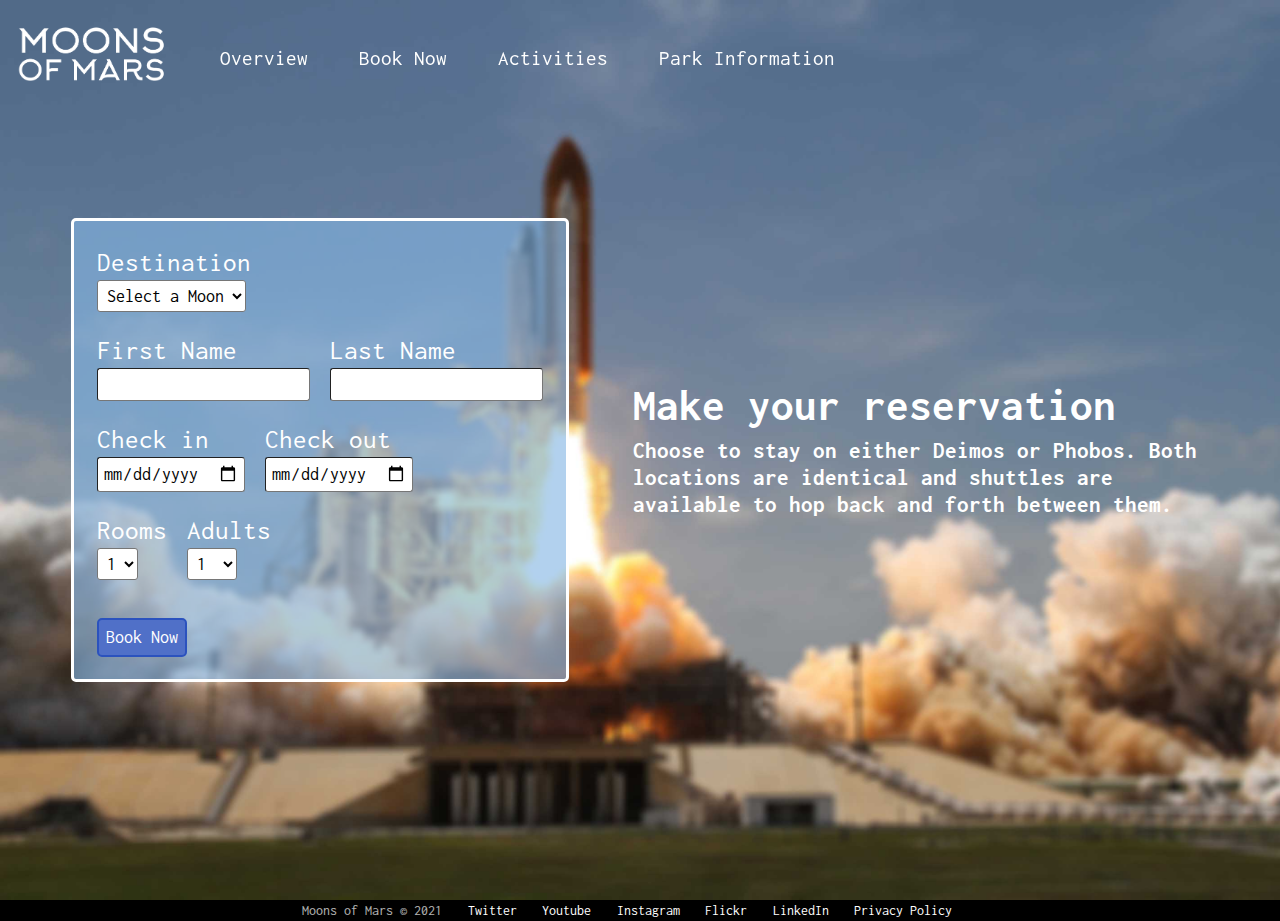
<file: book_now.html>
<!DOCTYPE html>
<html lang="en">
    <head>
        <meta charset="utf-8">
        <meta content="width=device-width, initial-scale=1" name="viewport" />
		<title>Moons of Mars | Book Now</title>
        <link rel="preconnect" href="https://fonts.gstatic.com">
        <link href="https://fonts.googleapis.com/css2?family=Inconsolata:wght@300;500;600&display=swap" rel="stylesheet">
        <link rel="stylesheet" href="css/style.css">
    </head>
    <body>
        <header>
            <a id="logo" href="index.html">
                <img src="images/logo.png" alt="Moons of Mars logo" >
            </a>
            
            <div id="mobile-nav-btn">
                <span></span>
                <span></span>
                <span></span>
            </div>

            <menu class="none">
                <li class="dropdown">
                    <a class="dropbtn" href="#">Overview</a>
                    <div class="dropdown-content">
                        <a href="see_rooms.html">See Rooms</a>
                        <a href="gallery.html">Gallery</a>
                        <a href="references.html">References</a>
                    </div>
                </li>
                <li class="dropdown">
                    <a class="dropbtn" href="book_now.html">Book Now</a>
                </li>
                <li class="dropdown">
                    <a class="dropbtn" href="#">Activities</a>
                    <div class="dropdown-content">
                        <a href="guided_jetpack_tour.html">Guided Jetpack Tour</a>
                        <a href="xtreme_moon_climbing.html">Xtreme Moon Climbing</a>
                        <a href="mars_sight_seeing.html">Mars Sightseeing</a>
                        <a href="dining.html">Dining</a>
                        <a href="nightlife.html">Nightlife</a>
                    </div>
                </li>
                <li class="dropdown">
                    <a class="dropbtn" href="#">Park Information</a>
                    <div class="dropdown-content">
                        <a href="park_information.html">Frequently Asked Questions</a>
                        <a href="contact_us.html">Contact Us</a>
                        <a href="getting_here.html">Getting Here</a>
                    </div>
                </li>
            </menu>
        </header>
        
        <section id="booking-page">
            <form name="bookingForm">
                <fieldset>
                    <div class="form-item">
                        <label for="form-destination">Destination</label>
                        <div class="form-element">
                            <select id="form-destination" name="destination">
                                <option value="none" selected disabled hidden>
                                    Select a Moon
                                </option>
                                <option value="phobos">Phobos</option>
                                <option value="deimos">Deimos</option>
                            </select>
                        </div>
                    </div>

                    <div id="name">
                        <div class="form-item">
                            <label for="form-first-name">First Name</label>
                            <div class="form-element">
                               <input type="text" name="firstName" id="form-first-name">
                            </div>
                        </div>
    
                        <div class="form-item">
                            <label for="form-last-name">Last Name</label>
                            <div class="form-element">
                               <input type="text" name="lastName" id="form-last-name">
                            </div>
                        </div>
                    </div>
                    
                    <div id="dates">
                        <div class="form-item">
                            <label for="form-check-in">Check in</label>
                            <div class="form-element">
                               <input type="date" name="checkIn"  id="form-check-in">
                            </div>
                        </div>
    
                        <div class="form-item">
                            <label for="form-check-out">Check out</label>
                            <div class="form-element">
                               <input type="date" name="checkOut" id="form-check-out">
                            </div>
                        </div>
                    </div>
                   
                    <div id="options">
                        <div class="form-item">
                            <label for="form-number-rooms">Rooms</label>
                            <div class="form-element">
                                <select id="form-number-rooms" name="rooms">
                                    <option value="1">1</option>
                                    <option value="2">2</option>
                                    <option value="3">3</option>
                                    <option value="4">4</option>
                                </select>
                            </div>
                        </div>
    
                        <div class="form-item">
                            <label for="form-number-people">Adults</label>
                            <div class="form-element">
                                <select id="form-number-people" name="adults">
                                    <option value="1">1</option>
                                    <option value="2">2</option>
                                    <option value="3">3</option>
                                    <option value="4">4</option>
                                    <option value="5">5</option>
                                    <option value="6">6</option>
                                    <option value="7">7</option>
                                    <option value="8">8</option>
                                    <option value="9">9</option>
                                    <option value="10">10</option>
                                </select>
                            </div>
                        </div>
                    </div>
                </fieldset>

                <fieldset>
                    <div class="form-item">
                        <button type="submit">Book Now</button>
                    </div>
			        
			    </fieldset>
            </form>

            <div id="information">
                <h3>Make your reservation</h3>
                <p>Choose to stay on either Deimos or Phobos. Both locations are identical 
                    and shuttles are available to hop back and forth between them. 
                </p>
            </div>
            
        </section>

        <footer>
            <nav id="secondary-menu">
                <p id='copyright'>Moons of Mars © 2021</p>
                <ul>
                    <li>
                        <a href="under_construction.html">Twitter</a>
                    </li>
                    <li>
                        <a href="under_construction.html">Youtube</a>
                    </li>
                    <li>
                        <a href="under_construction.html">Instagram</a>
                    </li>
                    <li>
                        <a href="under_construction.html">Flickr</a>
                    </li>
                    <li>
                        <a href="under_construction.html">LinkedIn</a>
                    </li>
                    <li>
                        <a href="under_construction.html">Privacy Policy</a>
                    </li>
                </ul>
            </nav>
        </footer>
        <script src="js/jquery-3.6.0.min.js"></script>
        <script src="js/book-now.js"></script>
        <script src="js/nav_bar.js"></script>
    </body>
</file>
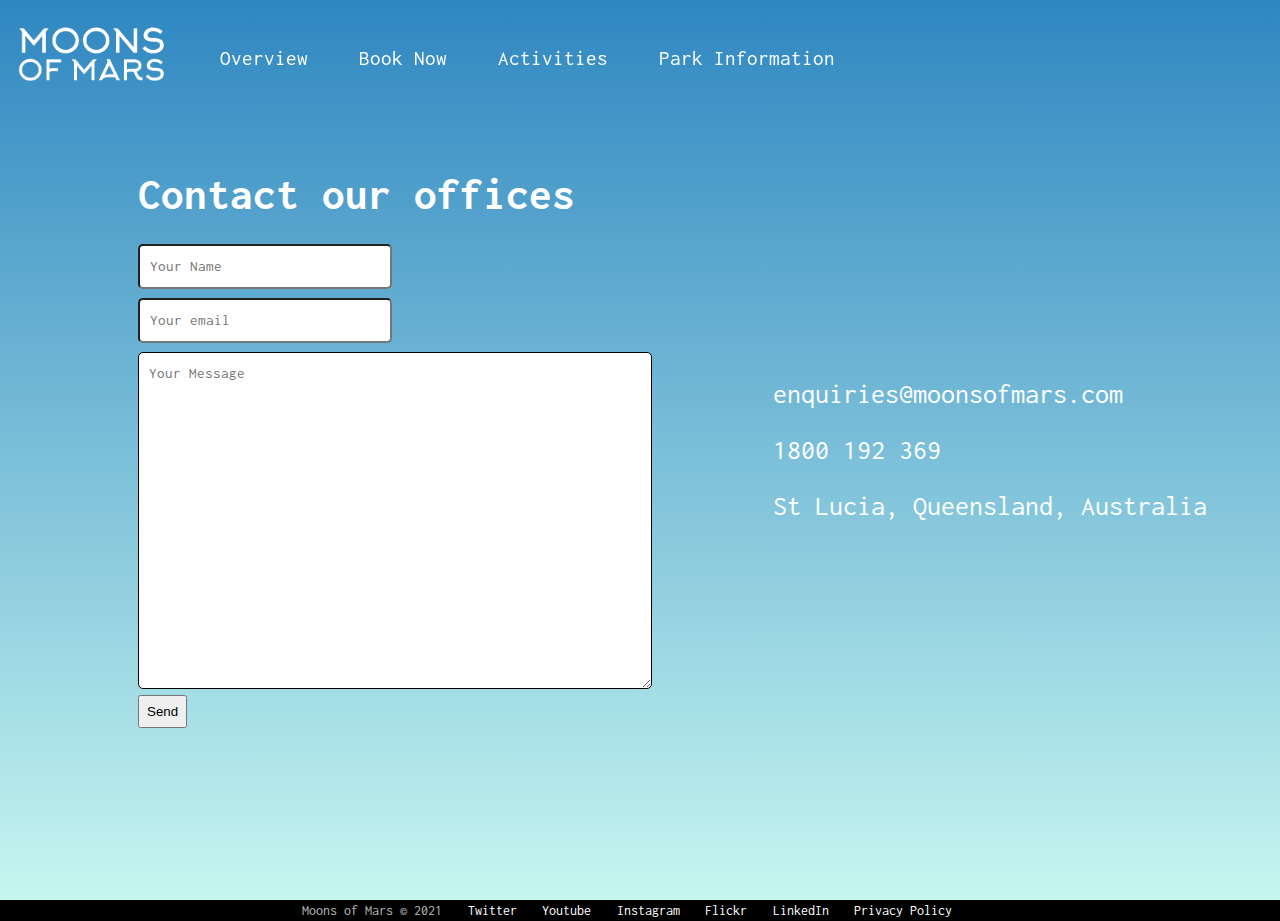
<file: contact_us.html>
<!DOCTYPE html>
<html lang="en">
    <head>
        <meta charset="utf-8">
        <meta content="width=device-width, initial-scale=1" name="viewport" />
		<title>Moons of Mars | Contact Us</title>
        <link rel="preconnect" href="https://fonts.gstatic.com">
        <link href="https://fonts.googleapis.com/css2?family=Inconsolata:wght@300;500;600&display=swap" rel="stylesheet">
        <link rel="stylesheet" href="css/style.css">
        <link rel="stylesheet" href="https://cdnjs.cloudflare.com/ajax/libs/font-awesome/5.15.3/css/all.min.css" integrity="sha512-iBBXm8fW90+nuLcSKlbmrPcLa0OT92xO1BIsZ+ywDWZCvqsWgccV3gFoRBv0z+8dLJgyAHIhR35VZc2oM/gI1w==" crossorigin="anonymous" referrerpolicy="no-referrer" />
    </head>
    <body>
        <header>
            <a id="logo" href="index.html">
                <img src="images/logo.png" alt="Moons of Mars logo" >
            </a>
            
            <div id="mobile-nav-btn">
                <span></span>
                <span></span>
                <span></span>
            </div>

            <menu class="none">
                <li class="dropdown">
                    <a class="dropbtn" href="#">Overview</a>
                    <div class="dropdown-content">
                        <a href="see_rooms.html">See Rooms</a>
                        <a href="gallery.html">Gallery</a>
                        <a href="references.html">References</a>
                    </div>
                </li>
                <li class="dropdown">
                    <a class="dropbtn" href="book_now.html">Book Now</a>
                </li>
                <li class="dropdown">
                    <a class="dropbtn" href="#">Activities</a>
                    <div class="dropdown-content">
                        <a href="guided_jetpack_tour.html">Guided Jetpack Tour</a>
                        <a href="xtreme_moon_climbing.html">Xtreme Moon Climbing</a>
                        <a href="mars_sight_seeing.html">Mars Sightseeing</a>
                        <a href="dining.html">Dining</a>
                        <a href="nightlife.html">Nightlife</a>
                    </div>
                </li>
                <li class="dropdown">
                    <a class="dropbtn" href="#">Park Information</a>
                    <div class="dropdown-content">
                        <a href="park_information.html">Frequently Asked Questions</a>
                        <a href="contact_us.html">Contact Us</a>
                        <a href="getting_here.html">Getting Here</a>
                    </div>
                </li>
            </menu>
        </header>

        <section id="contact-page">
            <div id="contact-form">
                <h3>Contact our offices</h3>
                <form>
                    <input type="text" name="contactName" id="contact-name" placeholder="Your Name">
                    <input type="email" name="contactEmail" id="contact-email" placeholder="Your email">
                    <textarea name="message" rows=15 placeholder="Your Message"></textarea>
                    <input type="submit" value="Send" id="send-button">
                </form>
            </div>

            <div id="contact-info">
                <div><i class="far fa-envelope"></i>enquiries@moonsofmars.com</div>
                <div><i class="fas fa-mobile-alt"></i>1800 192 369</div>
                <div><i class="fas fa-map-marker-alt"></i>St Lucia, Queensland, Australia</div>
            </div>
        </section>


        <footer>
            <nav id="secondary-menu">
                <p id='copyright'>Moons of Mars © 2021</p>
                <ul>
                    <li>
                        <a href="under_construction.html">Twitter</a>
                    </li>
                    <li>
                        <a href="under_construction.html">Youtube</a>
                    </li>
                    <li>
                        <a href="under_construction.html">Instagram</a>
                    </li>
                    <li>
                        <a href="under_construction.html">Flickr</a>
                    </li>
                    <li>
                        <a href="under_construction.html">LinkedIn</a>
                    </li>
                    <li>
                        <a href="under_construction.html">Privacy Policy</a>
                    </li>
                </ul>
            </nav>
        </footer>

        <script src="js/nav_bar.js"></script>
    </body>
    
</html>
</file>
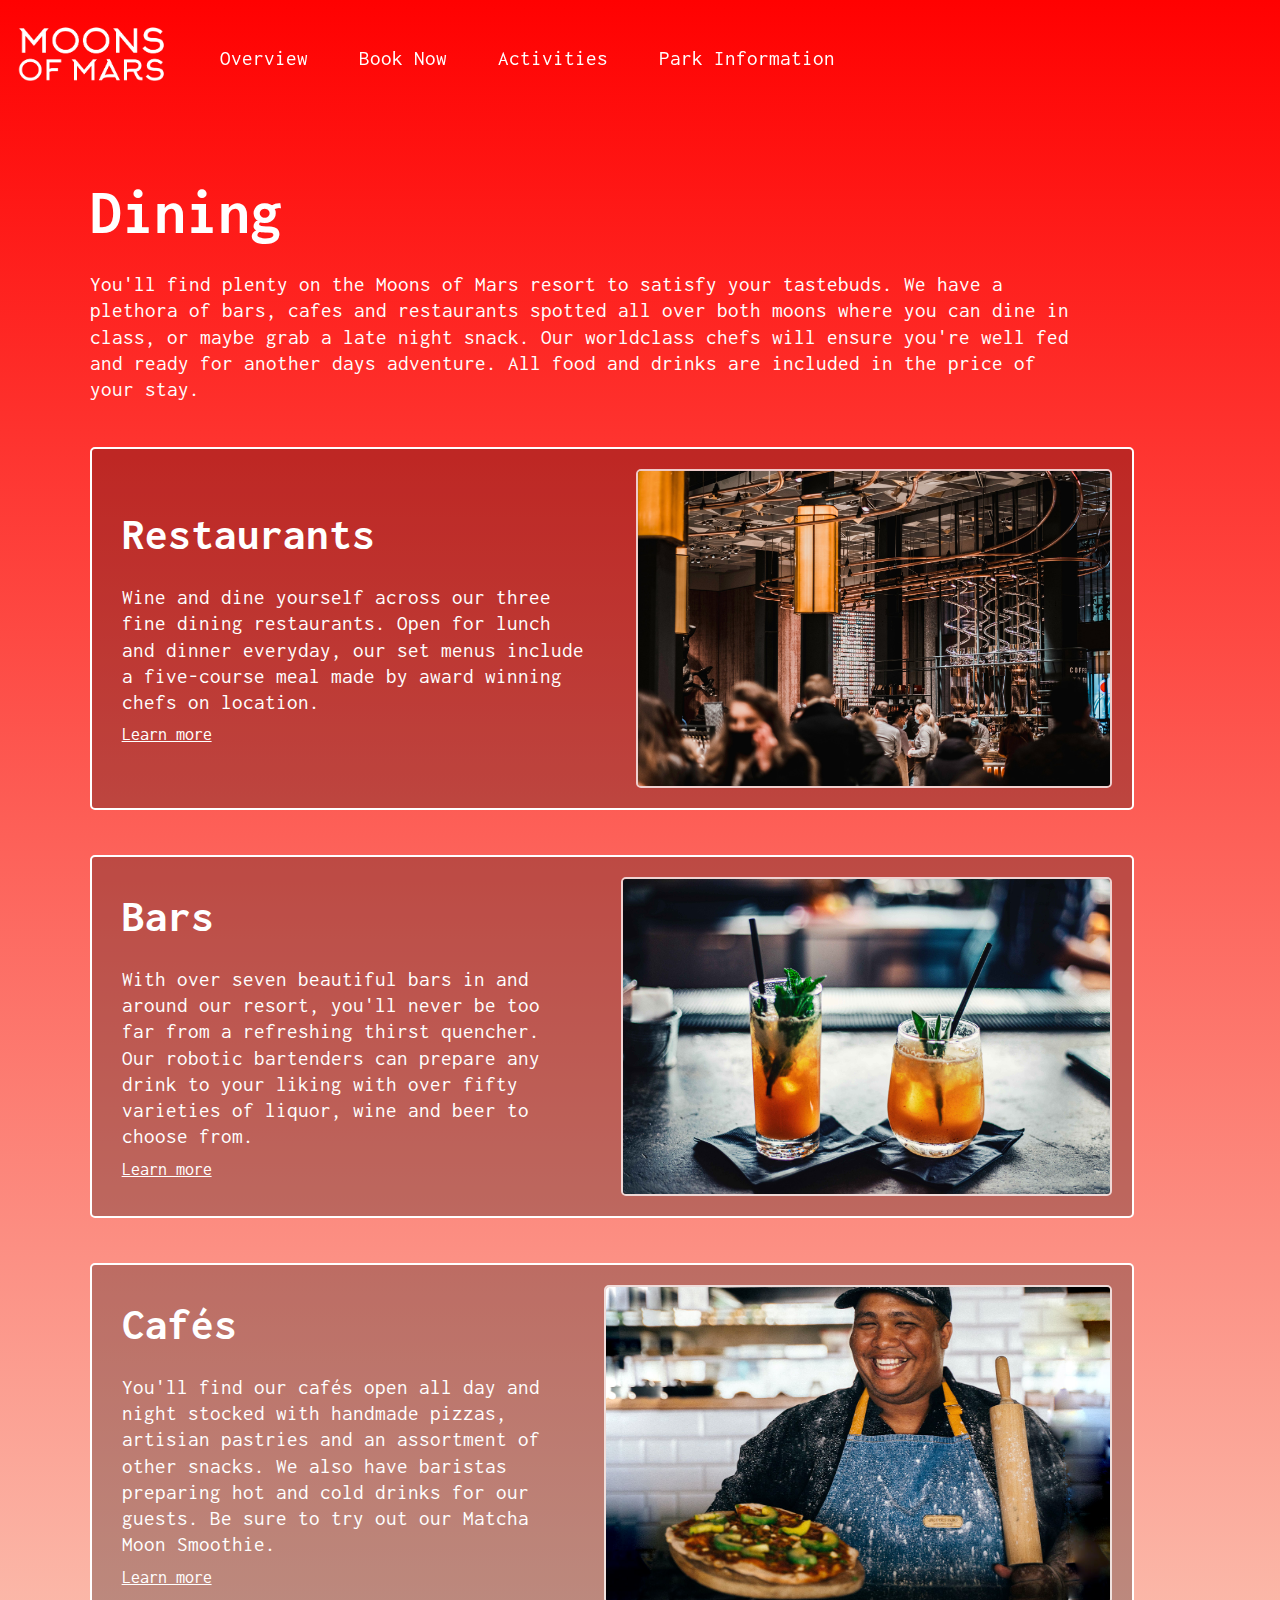
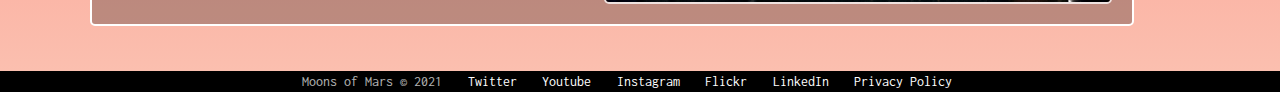
<file: dining.html>
<!DOCTYPE html>
<html lang="en">
    <head>
        <meta charset="utf-8">
        <meta content="width=device-width, initial-scale=1" name="viewport" />
		<title>Moons of Mars | Dining</title>
        <link rel="preconnect" href="https://fonts.gstatic.com">
        <link href="https://fonts.googleapis.com/css2?family=Inconsolata:wght@300;500;600&display=swap" rel="stylesheet">
        <link rel="stylesheet" href="css/style.css">
    </head>
    <body>
        <header>
            <a id="logo" href="index.html">
                <img src="images/logo.png" alt="Moons of Mars logo" >
            </a>
            
            <div id="mobile-nav-btn">
                <span></span>
                <span></span>
                <span></span>
            </div>

            <menu class="none">
                <li class="dropdown">
                    <a class="dropbtn" href="#">Overview</a>
                    <div class="dropdown-content">
                        <a href="see_rooms.html">See Rooms</a>
                        <a href="gallery.html">Gallery</a>
                        <a href="references.html">References</a>
                    </div>
                </li>
                <li class="dropdown">
                    <a class="dropbtn" href="book_now.html">Book Now</a>
                </li>
                <li class="dropdown">
                    <a class="dropbtn" href="#">Activities</a>
                    <div class="dropdown-content">
                        <a href="guided_jetpack_tour.html">Guided Jetpack Tour</a>
                        <a href="xtreme_moon_climbing.html">Xtreme Moon Climbing</a>
                        <a href="mars_sight_seeing.html">Mars Sightseeing</a>
                        <a href="dining.html">Dining</a>
                        <a href="nightlife.html">Nightlife</a>
                    </div>
                </li>
                <li class="dropdown">
                    <a class="dropbtn" href="#">Park Information</a>
                    <div class="dropdown-content">
                        <a href="park_information.html">Frequently Asked Questions</a>
                        <a href="contact_us.html">Contact Us</a>
                        <a href="getting_here.html">Getting Here</a>
                    </div>
                </li>
            </menu>
        </header>

        <section id="dining">
            <h2>Dining</h2>
            <p>You'll find plenty on the Moons of Mars resort to satisfy your tastebuds.
                We have a plethora of bars, cafes and restaurants spotted all over both
                moons where you can dine in class, or maybe grab a late night snack. Our 
                worldclass chefs will ensure you're well fed and ready for another days 
                adventure. All food and drinks are included in the price of your stay.
            </p>

            <div class="venue">
                <div class="text">
                    <h3>Restaurants</h3>
                    <p>Wine and dine yourself across our three fine dining restaurants.
                        Open for lunch and dinner everyday, our set menus include a 
                        five-course meal made by award winning chefs on location.
                    </p>
                    <a href="under_construction.html">Learn more</a>
                </div>
                <img src="images/food/restaurant.jpeg" alt='Fine dining restaurant'>
            </div>

            <div class="venue">
                <div class="text">
                    <h3>Bars</h3>
                    <p>With over seven beautiful bars in and around our resort, you'll 
                        never be too far from a refreshing thirst quencher. Our robotic
                        bartenders can prepare any drink to your liking with over fifty
                        varieties of liquor, wine and beer to choose from. 
                    </p>
                    <a href="under_construction.html">Learn more</a>
                </div>
                <img src="images/food/bars.jpeg" alt='Two cocktails with a mint garnish'>
            </div>

            <div class="venue">
                <div class="text">
                    <h3>Cafés</h3>
                    <p>You'll find our cafés open all day and night stocked with handmade 
                        pizzas, artisian pastries and an assortment of other snacks. We also 
                        have baristas preparing hot and cold drinks for our guests. Be sure to try out 
                        our Matcha Moon Smoothie. 
                    </p>
                    <a href="under_construction.html">Learn more</a>
                </div>
                <img src="images/food/cafe.jpg" alt='Two cocktails with a mint garnish'>
            </div>

        </section>

        <footer>
            <nav id="secondary-menu">
                <p id='copyright'>Moons of Mars © 2021</p>
                <ul>
                    <li>
                        <a href="under_construction.html">Twitter</a>
                    </li>
                    <li>
                        <a href="under_construction.html">Youtube</a>
                    </li>
                    <li>
                        <a href="under_construction.html">Instagram</a>
                    </li>
                    <li>
                        <a href="under_construction.html">Flickr</a>
                    </li>
                    <li>
                        <a href="under_construction.html">LinkedIn</a>
                    </li>
                    <li>
                        <a href="under_construction.html">Privacy Policy</a>
                    </li>
                </ul>
            </nav>
        </footer>
        <script src="js/nav_bar.js"></script>
    </body>
    
</html>
</file>
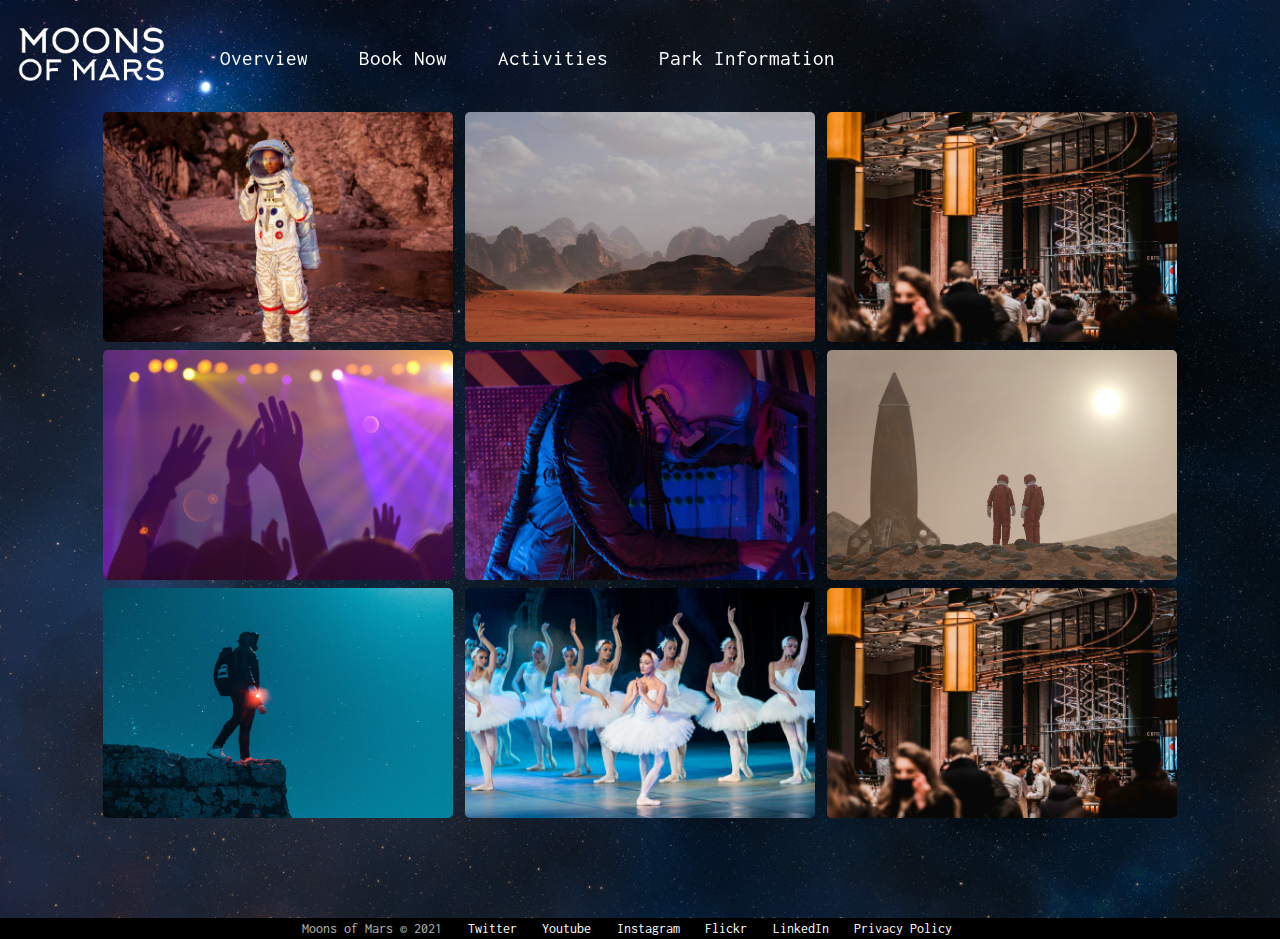
<file: gallery.html>
<!DOCTYPE html>
<html lang="en">
    <head>
        <meta charset="utf-8">
        <meta content="width=device-width, initial-scale=1" name="viewport" />
		<title>Moons of Mars | Gallery</title>
        <link rel="preconnect" href="https://fonts.gstatic.com">
        <link href="https://fonts.googleapis.com/css2?family=Inconsolata:wght@300;500;600&display=swap" rel="stylesheet">
        <link rel="stylesheet" href="css/style.css">
        <link rel="stylesheet" href="css/baguetteBox.min.css">
    </head>
    <body>
        <header>
            <a id="logo" href="index.html">
                <img src="images/logo.png" alt="Moons of Mars logo" >
            </a>
            
            <div id="mobile-nav-btn">
                <span></span>
                <span></span>
                <span></span>
            </div>

            <menu class="none">
                <li class="dropdown">
                    <a class="dropbtn" href="#">Overview</a>
                    <div class="dropdown-content">
                        <a href="see_rooms.html">See Rooms</a>
                        <a href="gallery.html">Gallery</a>
                        <a href="references.html">References</a>
                    </div>
                </li>
                <li class="dropdown">
                    <a class="dropbtn" href="book_now.html">Book Now</a>
                </li>
                <li class="dropdown">
                    <a class="dropbtn" href="#">Activities</a>
                    <div class="dropdown-content">
                        <a href="guided_jetpack_tour.html">Guided Jetpack Tour</a>
                        <a href="xtreme_moon_climbing.html">Xtreme Moon Climbing</a>
                        <a href="mars_sight_seeing.html">Mars Sightseeing</a>
                        <a href="dining.html">Dining</a>
                        <a href="nightlife.html">Nightlife</a>
                    </div>
                </li>
                <li class="dropdown">
                    <a class="dropbtn" href="#">Park Information</a>
                    <div class="dropdown-content">
                        <a href="park_information.html">Frequently Asked Questions</a>
                        <a href="contact_us.html">Contact Us</a>
                        <a href="getting_here.html">Getting Here</a>
                    </div>
                </li>
            </menu>
        </header>

        <section id='gallery'>
            <!-- <h2>Gallery</h2> -->
            <div id="gallery-box">
                <a href="images/gallery/image1.jpeg" data-caption="Our spacesuits on the mars expidition">
                    <img src="images/gallery/image1.jpeg" alt="Our spacesuits on the mars expidition">
                </a>
        
                <a href="images/gallery/image2.jpeg" data-caption="North Canyon - Deimos">
                    <img src="images/gallery/image2.jpeg" alt="North Canyon - Deimos">
                </a>
        
                <a href="images/gallery/image3.jpeg" data-caption="CavedIn Resteraunt">
                    <img src="images/gallery/image3.jpeg" alt="CavedIn Resteraunt">
                </a>
        
                <a href="images/gallery/image4.jpeg" data-caption="Phobos Events Hall">
                    <img src="images/gallery/image4.jpeg" alt="Phobos Events Hall">
                </a>
        
                <a href="images/gallery/image5.jpeg" data-caption="Hidden Room">
                    <img src="images/gallery/image5.jpeg" alt="Hidden Room Activity">
                </a>
        
                <a href="images/gallery/image6.jpeg" data-caption="Spacecraft">
                    <img src="images/gallery/image6.jpeg" alt="Spacecraft next to people">
                </a>
        
                <a href="images/jetpacking/diver.jpeg" data-caption="Person in jetpack.">
                    <img src="images/jetpacking/diver.jpeg" alt="Person in jetpack.">
                </a>
        
                <a href="images/nightlife/theatre.jpeg" data-caption="Ballerinas performing in theatre">
                    <img src="images/nightlife/theatre.jpeg" alt="Ballerinas performing in theatre">
                </a>
        
                <a href="images/gallery/image3.jpeg" data-caption="CavedIn Resteraunt">
                    <img src="images/gallery/image3.jpeg" alt="CavedIn Resteraunt">
                </a>
            </div>
        
        </section>


        <footer>
            <nav id="secondary-menu">
                <p id='copyright'>Moons of Mars © 2021</p>
                <ul>
                    <li>
                        <a href="under_construction.html">Twitter</a>
                    </li>
                    <li>
                        <a href="under_construction.html">Youtube</a>
                    </li>
                    <li>
                        <a href="under_construction.html">Instagram</a>
                    </li>
                    <li>
                        <a href="under_construction.html">Flickr</a>
                    </li>
                    <li>
                        <a href="under_construction.html">LinkedIn</a>
                    </li>
                    <li>
                        <a href="under_construction.html">Privacy Policy</a>
                    </li>
                </ul>
            </nav>
        </footer>
        <script src="js/baguetteBox.min.js"></script>
        <script src="js/gallery.js"></script>
        <script src="js/nav_bar.js"></script>
    </body>
   
</html>
</file>
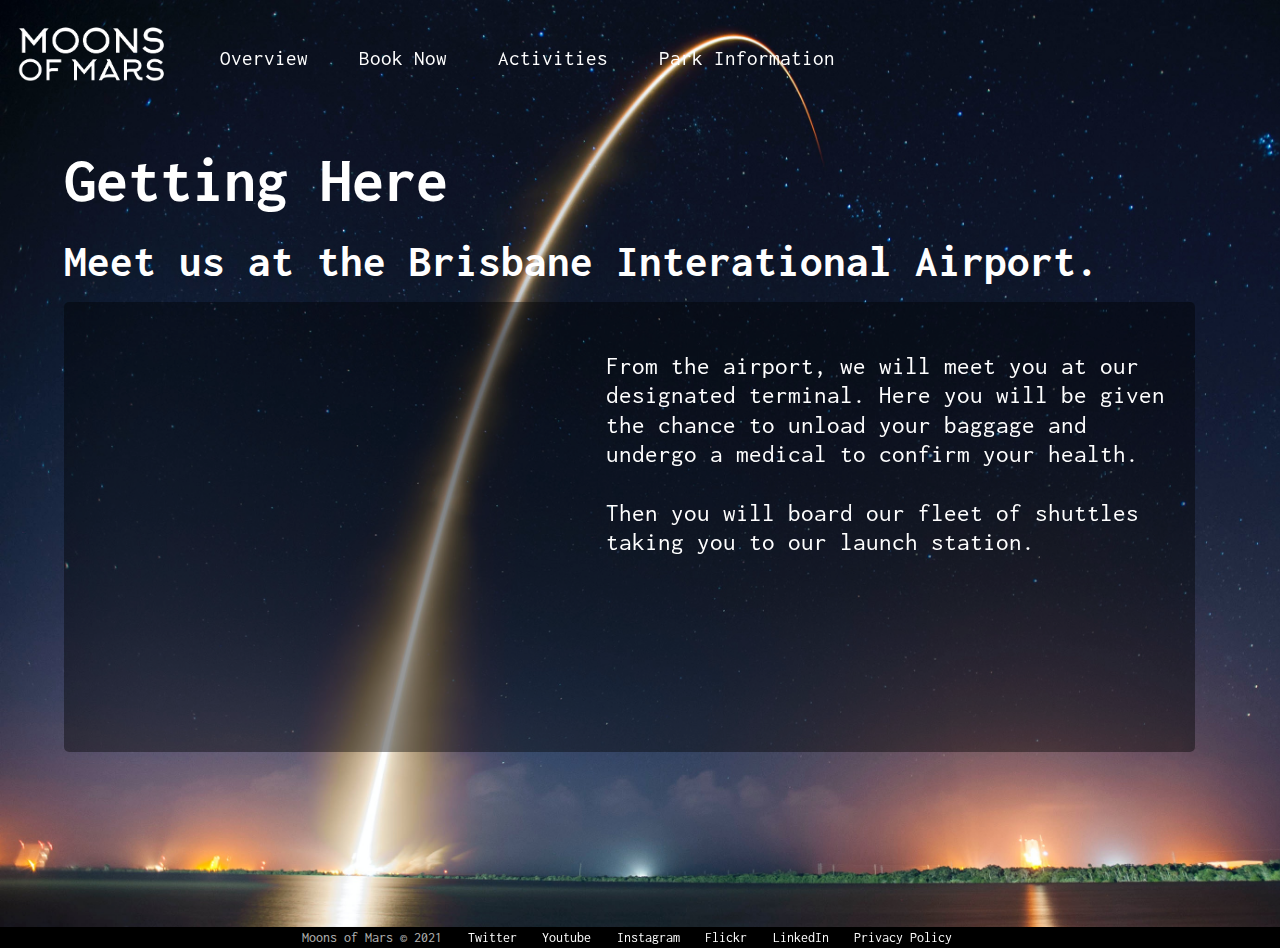
<file: getting_here.html>
<!DOCTYPE html>
<html lang="en">
    <head>
        <meta charset="utf-8">
        <meta content="width=device-width, initial-scale=1" name="viewport" />
		<title>Moons of Mars | Getting Here</title>
        <link rel="preconnect" href="https://fonts.gstatic.com">
        <link href="https://fonts.googleapis.com/css2?family=Inconsolata:wght@300;500;600&display=swap" rel="stylesheet">
        <link rel="stylesheet" href="css/style.css">
    </head>
    <body>
        <header>
            <a id="logo" href="index.html">
                <img src="images/logo.png" alt="Moons of Mars logo" >
            </a>
            
            <div id="mobile-nav-btn">
                <span></span>
                <span></span>
                <span></span>
            </div>

            <menu class="none">
                <li class="dropdown">
                    <a class="dropbtn" href="#">Overview</a>
                    <div class="dropdown-content">
                        <a href="see_rooms.html">See Rooms</a>
                        <a href="gallery.html">Gallery</a>
                        <a href="references.html">References</a>
                    </div>
                </li>
                <li class="dropdown">
                    <a class="dropbtn" href="book_now.html">Book Now</a>
                </li>
                <li class="dropdown">
                    <a class="dropbtn" href="#">Activities</a>
                    <div class="dropdown-content">
                        <a href="guided_jetpack_tour.html">Guided Jetpack Tour</a>
                        <a href="xtreme_moon_climbing.html">Xtreme Moon Climbing</a>
                        <a href="mars_sight_seeing.html">Mars Sightseeing</a>
                        <a href="dining.html">Dining</a>
                        <a href="nightlife.html">Nightlife</a>
                    </div>
                </li>
                <li class="dropdown">
                    <a class="dropbtn" href="#">Park Information</a>
                    <div class="dropdown-content">
                        <a href="park_information.html">Frequently Asked Questions</a>
                        <a href="contact_us.html">Contact Us</a>
                        <a href="getting_here.html">Getting Here</a>
                    </div>
                </li>
            </menu>
        </header>

        <section id="airport">
            <h2>Getting Here</h2>
            <h3>Meet us at the Brisbane Interational Airport.</h3>
            <div class="horizontal">
                <iframe src="https://www.google.com/maps/embed?pb=!1m18!1m12!1m3!1d13973.225130369976!2d153.1175896759956!3d-27.39322019847221!2m3!1f0!2f0!3f0!3m2!1i1024!2i768!4f13.1!3m3!1m2!1s0x6b93e1ff43d19a6f%3A0xf02a35bd7207010!2sBrisbane%20Airport!5e0!3m2!1sen!2sau!4v1623469767814!5m2!1sen!2sau" width="600" height="450" style="border:0;" allowfullscreen="" loading="lazy"></iframe>
                <p>From the airport, we will meet you at our designated terminal. Here 
                    you will be given the chance to unload your baggage and undergo 
                    a medical to confirm your health. <br><br>

                    Then you will board our fleet of shuttles taking you to our launch 
                    station.
                </p>
            </div>
        </section>

        <footer>
            <nav id="secondary-menu">
                <p id='copyright'>Moons of Mars © 2021</p>
                <ul>
                    <li>
                        <a href="under_construction.html">Twitter</a>
                    </li>
                    <li>
                        <a href="under_construction.html">Youtube</a>
                    </li>
                    <li>
                        <a href="under_construction.html">Instagram</a>
                    </li>
                    <li>
                        <a href="under_construction.html">Flickr</a>
                    </li>
                    <li>
                        <a href="under_construction.html">LinkedIn</a>
                    </li>
                    <li>
                        <a href="under_construction.html">Privacy Policy</a>
                    </li>
                </ul>
            </nav>
        </footer>
        <script src="js/nav_bar.js"></script>
    </body>
    
</html>
</file>
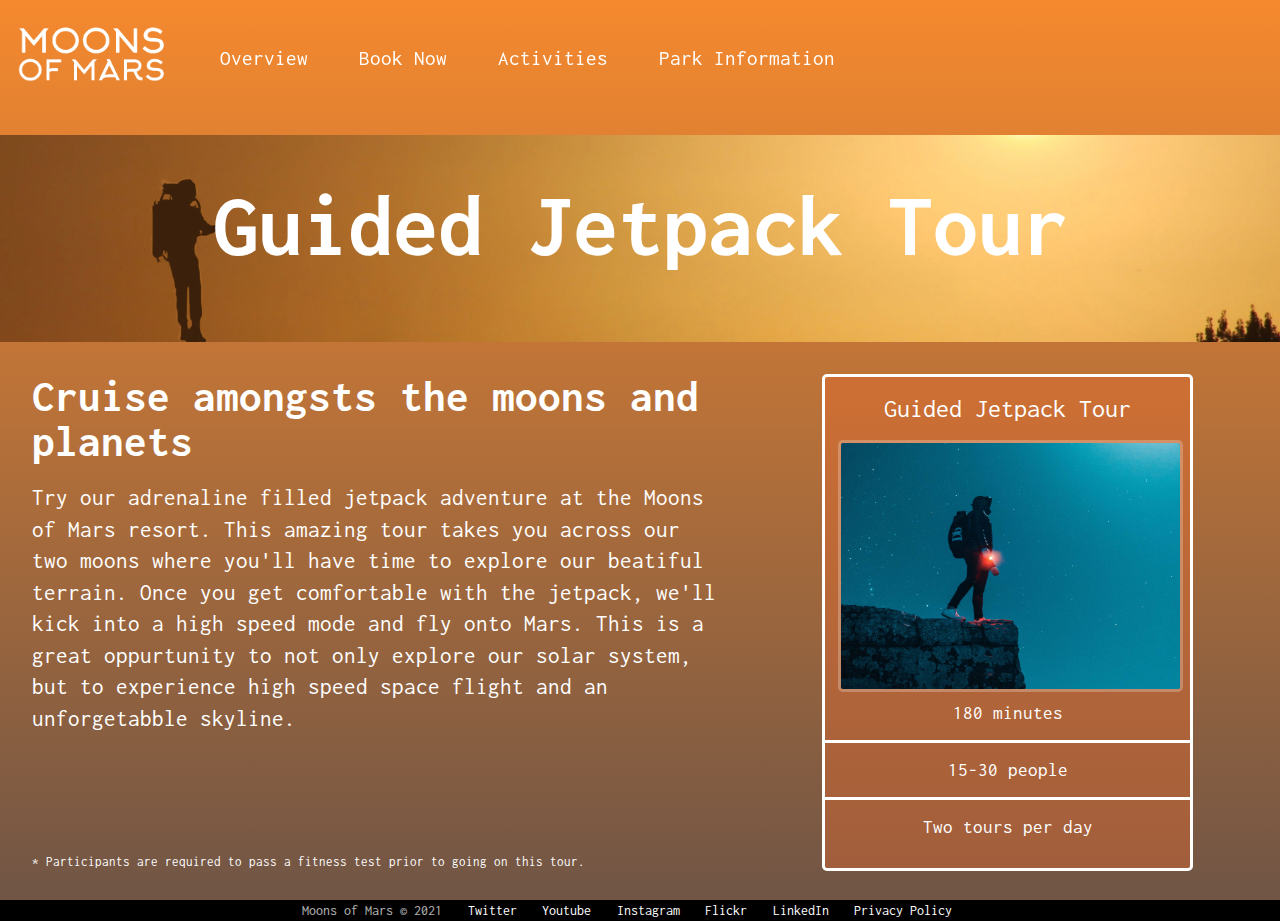
<file: guided_jetpack_tour.html>
<!DOCTYPE html>
<html lang="en">
    <head>
        <meta charset="utf-8">
        <meta content="width=device-width, initial-scale=1" name="viewport" />
		<title>Moons of Mars | Jetpacking </title>
        <link rel="preconnect" href="https://fonts.gstatic.com">
        <link href="https://fonts.googleapis.com/css2?family=Inconsolata:wght@300;500;600&display=swap" rel="stylesheet">
        <link rel="stylesheet" href="css/style.css">
    </head>
    <body>
        <header>
            <a id="logo" href="index.html">
                <img src="images/logo.png" alt="Moons of Mars logo" >
            </a>
            
            <div id="mobile-nav-btn">
                <span></span>
                <span></span>
                <span></span>
            </div>

            <menu class="none">
                <li class="dropdown">
                    <a class="dropbtn" href="#">Overview</a>
                    <div class="dropdown-content">
                        <a href="see_rooms.html">See Rooms</a>
                        <a href="gallery.html">Gallery</a>
                        <a href="references.html">References</a>
                    </div>
                </li>
                <li class="dropdown">
                    <a class="dropbtn" href="book_now.html">Book Now</a>
                </li>
                <li class="dropdown">
                    <a class="dropbtn" href="#">Activities</a>
                    <div class="dropdown-content">
                        <a href="guided_jetpack_tour.html">Guided Jetpack Tour</a>
                        <a href="xtreme_moon_climbing.html">Xtreme Moon Climbing</a>
                        <a href="mars_sight_seeing.html">Mars Sightseeing</a>
                        <a href="dining.html">Dining</a>
                        <a href="nightlife.html">Nightlife</a>
                    </div>
                </li>
                <li class="dropdown">
                    <a class="dropbtn" href="#">Park Information</a>
                    <div class="dropdown-content">
                        <a href="park_information.html">Frequently Asked Questions</a>
                        <a href="contact_us.html">Contact Us</a>
                        <a href="getting_here.html">Getting Here</a>
                    </div>
                </li>
            </menu>
        </header>

        <section id="jetpacking">
            <h1>
                Guided Jetpack Tour
            </h1>  

            <article>
                <div class="description">
                    <h3> Cruise amongsts the moons and planets </h3>
                    <p>Try our adrenaline filled jetpack adventure at the Moons of Mars resort.
                    This amazing tour takes you across our two moons where you'll have time to 
                    explore our beatiful terrain. Once you get comfortable with the jetpack,
                    we'll kick into a high speed mode and fly onto Mars. This is a great oppurtunity
                    to not only explore our solar system, but to experience high speed space flight
                    and an unforgetabble skyline. 
                    </p>

                    <small>* Participants are required to pass a fitness test prior to going on this tour. 
                    </small>
                </div>
               
                <div class="summary">
                    <div class="summary-title">Guided Jetpack Tour</div>
                    <div class="summary-image">
                        <img src="images/jetpacking/diver.jpeg">
                    </div>
                    <div class="summary-item">180 minutes</div>
                    <div class="summary-item">15-30 people</div>
                    <div class="summary-item">Two tours per day</div>
                </div>
            </article>
        </section>

        <footer>
            <nav id="secondary-menu">
                <p id='copyright'>Moons of Mars © 2021</p>
                <ul>
                    <li>
                        <a href="under_construction.html">Twitter</a>
                    </li>
                    <li>
                        <a href="under_construction.html">Youtube</a>
                    </li>
                    <li>
                        <a href="under_construction.html">Instagram</a>
                    </li>
                    <li>
                        <a href="under_construction.html">Flickr</a>
                    </li>
                    <li>
                        <a href="under_construction.html">LinkedIn</a>
                    </li>
                    <li>
                        <a href="under_construction.html">Privacy Policy</a>
                    </li>
                </ul>
            </nav>
        </footer>
        <script src="js/nav_bar.js"></script>
    </body>
    
</html>
</file>
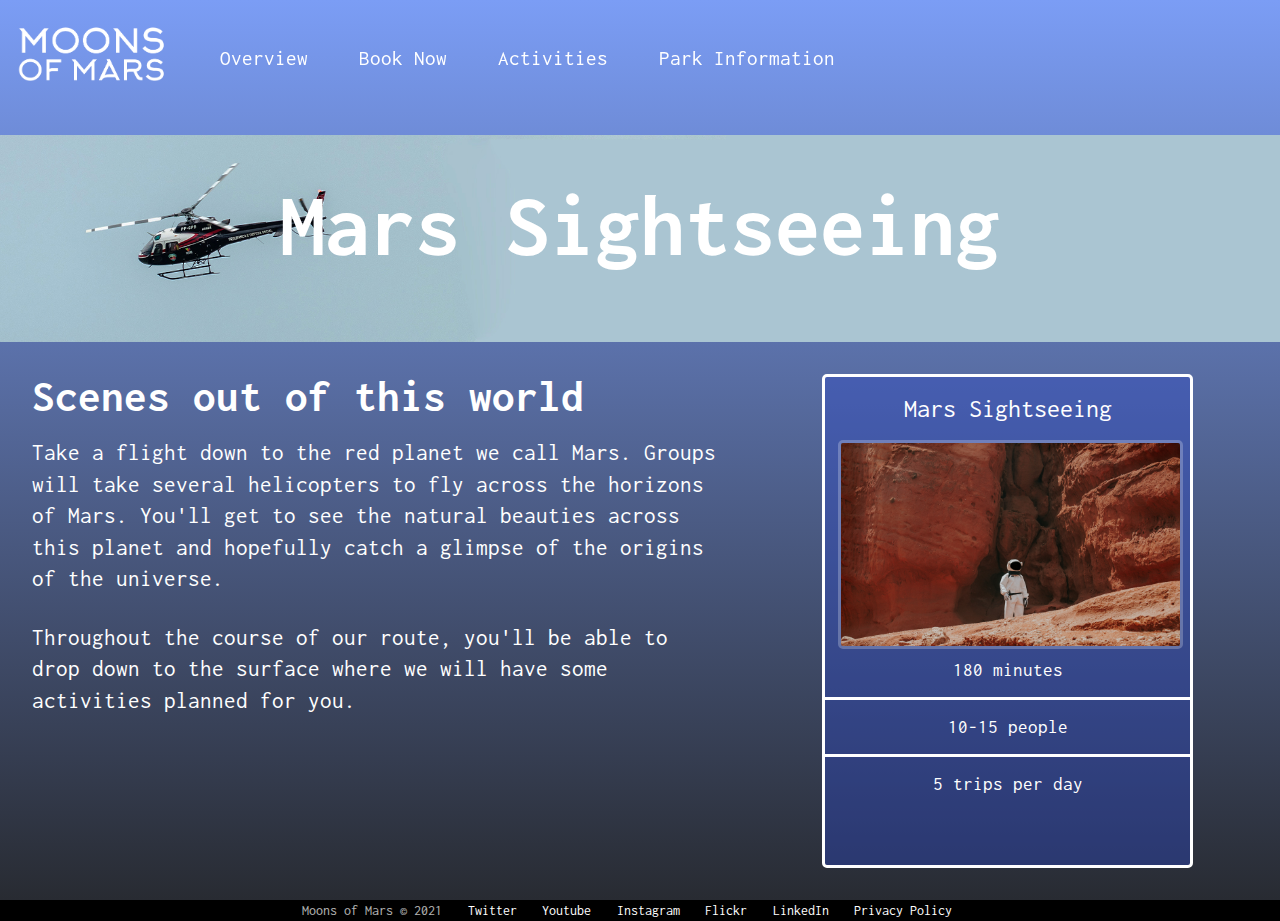
<file: mars_sight_seeing.html>
<!DOCTYPE html>
<html lang="en">
    <head>
        <meta charset="utf-8">
        <meta content="width=device-width, initial-scale=1" name="viewport" />
		<title>Moons of Mars | Mars Sightseeing </title>
        <link rel="preconnect" href="https://fonts.gstatic.com">
        <link href="https://fonts.googleapis.com/css2?family=Inconsolata:wght@300;500;600&display=swap" rel="stylesheet">
        <link rel="stylesheet" href="css/style.css">
    </head>
    <body>
        <header>
            <a id="logo" href="index.html">
                <img src="images/logo.png" alt="Moons of Mars logo" >
            </a>
            
            <div id="mobile-nav-btn">
                <span></span>
                <span></span>
                <span></span>
            </div>

            <menu class="none">
                <li class="dropdown">
                    <a class="dropbtn" href="#">Overview</a>
                    <div class="dropdown-content">
                        <a href="see_rooms.html">See Rooms</a>
                        <a href="gallery.html">Gallery</a>
                        <a href="references.html">References</a>
                    </div>
                </li>
                <li class="dropdown">
                    <a class="dropbtn" href="book_now.html">Book Now</a>
                </li>
                <li class="dropdown">
                    <a class="dropbtn" href="#">Activities</a>
                    <div class="dropdown-content">
                        <a href="guided_jetpack_tour.html">Guided Jetpack Tour</a>
                        <a href="xtreme_moon_climbing.html">Xtreme Moon Climbing</a>
                        <a href="mars_sight_seeing.html">Mars Sightseeing</a>
                        <a href="dining.html">Dining</a>
                        <a href="nightlife.html">Nightlife</a>
                    </div>
                </li>
                <li class="dropdown">
                    <a class="dropbtn" href="#">Park Information</a>
                    <div class="dropdown-content">
                        <a href="park_information.html">Frequently Asked Questions</a>
                        <a href="contact_us.html">Contact Us</a>
                        <a href="getting_here.html">Getting Here</a>
                    </div>
                </li>
            </menu>
        </header>

        <section id="mars-sightseeing">
            <h1>
                Mars Sightseeing
            </h1>  

            <article>
                <div class="description">
                    <h3>Scenes out of this world</h3>
                    <p>Take a flight down to the red planet we call Mars. Groups will take 
                        several helicopters to fly across the horizons of Mars. You'll get to 
                        see the natural beauties across this planet and hopefully catch a glimpse
                        of the origins of the universe.
                    </p>

                    <p>Throughout the course of our route, you'll be able to drop down to the surface
                        where we will have some activities planned for you.
                    </p>

                </div>
               
                <div class="summary">
                    <div class="summary-title">Mars Sightseeing</div>
                    <div class="summary-image">
                        <img src="images/sightseeing/person-walking.jpeg">
                    </div>
                    <div class="summary-item">180 minutes</div>
                    <div class="summary-item">10-15 people</div>
                    <div class="summary-item">5 trips per day</div>
                </div>
            </article>
        </section>

        <footer>
            <nav id="secondary-menu">
                <p id='copyright'>Moons of Mars © 2021</p>
                <ul>
                    <li>
                        <a href="under_construction.html">Twitter</a>
                    </li>
                    <li>
                        <a href="under_construction.html">Youtube</a>
                    </li>
                    <li>
                        <a href="under_construction.html">Instagram</a>
                    </li>
                    <li>
                        <a href="under_construction.html">Flickr</a>
                    </li>
                    <li>
                        <a href="under_construction.html">LinkedIn</a>
                    </li>
                    <li>
                        <a href="under_construction.html">Privacy Policy</a>
                    </li>
                </ul>
            </nav>
        </footer>
        <script src="js/nav_bar.js"></script>
    </body>
    
</html>
</file>
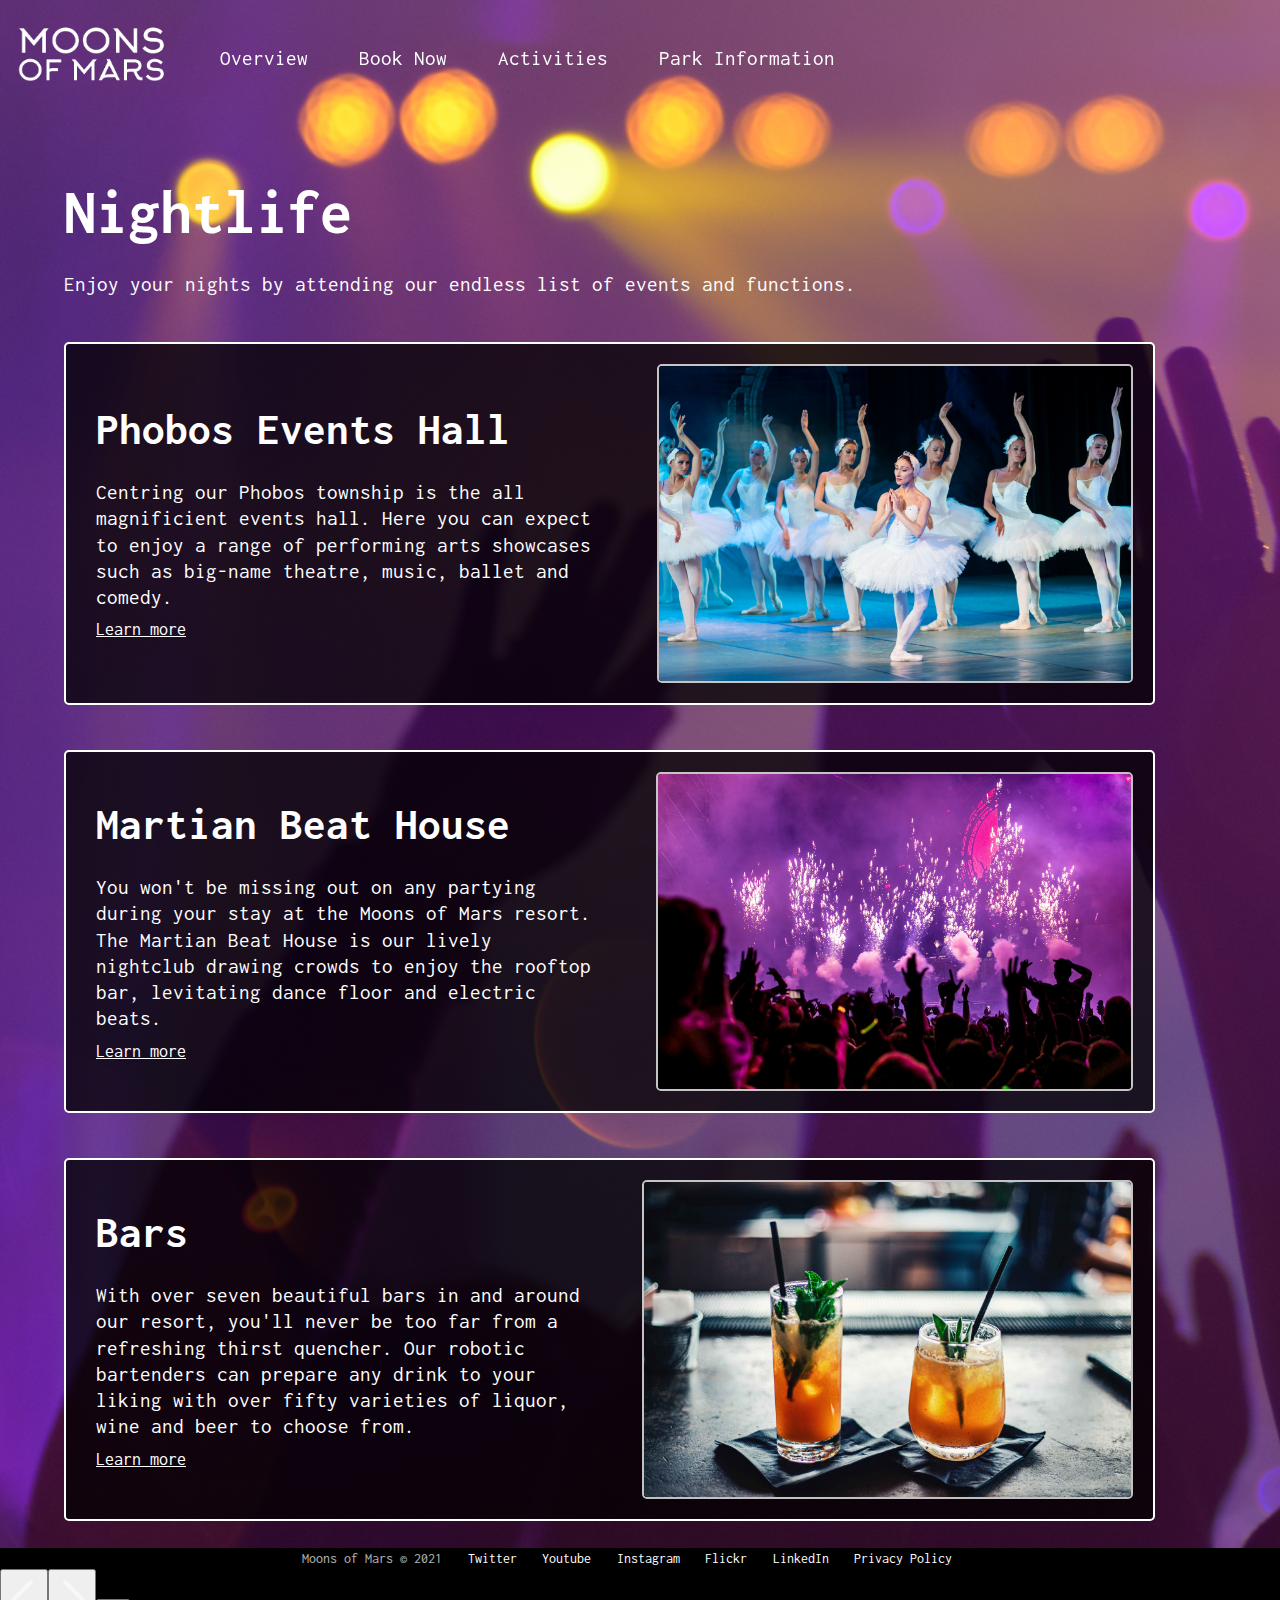
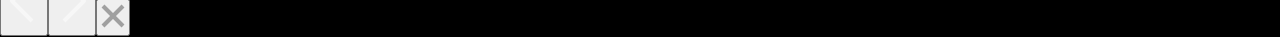
<file: nightlife.html>
<!DOCTYPE html>
<html lang="en">
    <head>
        <meta charset="utf-8">
        <meta content="width=device-width, initial-scale=1" name="viewport" />
		<title>Moons of Mars | Welcome</title>
        <link rel="preconnect" href="https://fonts.gstatic.com">
        <link href="https://fonts.googleapis.com/css2?family=Inconsolata:wght@300;500;600&display=swap" rel="stylesheet">
        <link rel="stylesheet" href="css/style.css">
    </head>
    <body>
        <header>
            <a id="logo" href="index.html">
                <img src="images/logo.png" alt="Moons of Mars logo" >
            </a>
            
            <div id="mobile-nav-btn">
                <span></span>
                <span></span>
                <span></span>
            </div>

            <menu class="none">
                <li class="dropdown">
                    <a class="dropbtn" href="#">Overview</a>
                    <div class="dropdown-content">
                        <a href="see_rooms.html">See Rooms</a>
                        <a href="gallery.html">Gallery</a>
                        <a href="references.html">References</a>
                    </div>
                </li>
                <li class="dropdown">
                    <a class="dropbtn" href="book_now.html">Book Now</a>
                </li>
                <li class="dropdown">
                    <a class="dropbtn" href="#">Activities</a>
                    <div class="dropdown-content">
                        <a href="guided_jetpack_tour.html">Guided Jetpack Tour</a>
                        <a href="xtreme_moon_climbing.html">Xtreme Moon Climbing</a>
                        <a href="mars_sight_seeing.html">Mars Sightseeing</a>
                        <a href="dining.html">Dining</a>
                        <a href="nightlife.html">Nightlife</a>
                    </div>
                </li>
                <li class="dropdown">
                    <a class="dropbtn" href="#">Park Information</a>
                    <div class="dropdown-content">
                        <a href="park_information.html">Frequently Asked Questions</a>
                        <a href="contact_us.html">Contact Us</a>
                        <a href="getting_here.html">Getting Here</a>
                    </div>
                </li>
            </menu>
        </header>

        <section id="nightlife">
            <h2>Nightlife</h2>
            <p>Enjoy your nights by attending our endless list of events and functions. </p>

            <div class="venue">
                <div class="text">
                    <h3>Phobos Events Hall</h3>
                    <p>Centring our Phobos township is the all magnificient events hall.
                        Here you can expect to enjoy a range of performing arts showcases
                        such as big-name theatre, music, ballet and comedy.

                    </p>
                    <a href="under_construction.html">Learn more</a>
                </div>
                <img src="images/nightlife/theatre.jpeg" alt='Group of ballerinas performing'>
            </div>

            <div class="venue">
                <div class="text">
                    <h3>Martian Beat House</h3>
                    <p>You won't be missing out on any partying during your stay at the 
                        Moons of Mars resort. The Martian Beat House is our lively nightclub
                        drawing crowds to enjoy the rooftop bar, levitating dance floor and 
                        electric beats.
                    </p>
                    <a href="under_construction.html">Learn more</a>
                </div>
                <img src="images/nightlife/event_hall.jpeg" alt='Event hall with neon lights and firework display.'>
            </div>

            <div class="venue">
                <div class="text">
                    <h3>Bars</h3>
                    <p>With over seven beautiful bars in and around our resort, you'll 
                        never be too far from a refreshing thirst quencher. Our robotic
                        bartenders can prepare any drink to your liking with over fifty
                        varieties of liquor, wine and beer to choose from. 
                    </p>
                    <a href="under_construction.html">Learn more</a>
                </div>
                <img src="images/food/bars.jpeg" alt='Two cocktails with a mint garnish'>
            </div>

        </section>

        <footer>
            <nav id="secondary-menu">
                <p id='copyright'>Moons of Mars © 2021</p>
                <ul>
                    <li>
                        <a href="under_construction.html">Twitter</a>
                    </li>
                    <li>
                        <a href="under_construction.html">Youtube</a>
                    </li>
                    <li>
                        <a href="under_construction.html">Instagram</a>
                    </li>
                    <li>
                        <a href="under_construction.html">Flickr</a>
                    </li>
                    <li>
                        <a href="under_construction.html">LinkedIn</a>
                    </li>
                    <li>
                        <a href="under_construction.html">Privacy Policy</a>
                    </li>
                </ul>
            </nav>
        </footer>
        <script src="js/baguetteBox.min.js"></script>
        <script src="js/index.js"></script>
        <script src="js/nav_bar.js"></script>
    </body>
   
</html>
</file>
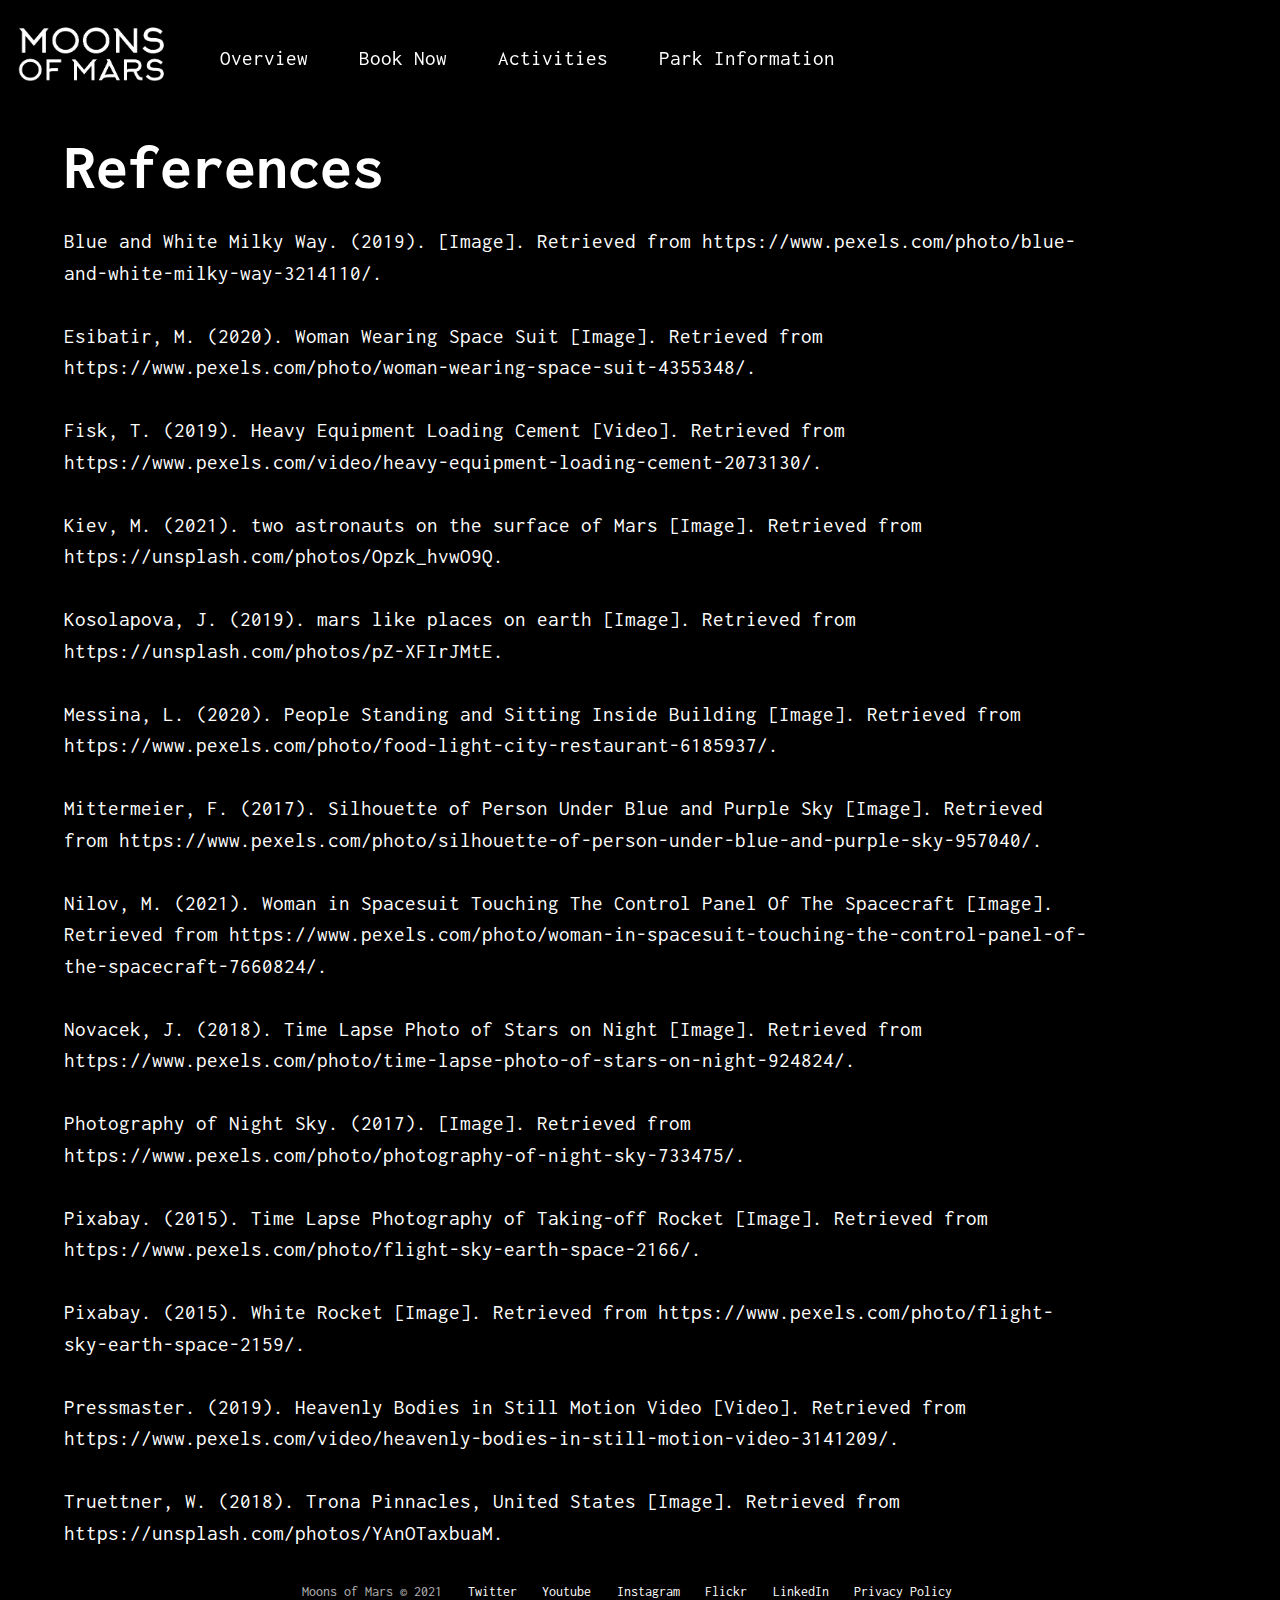
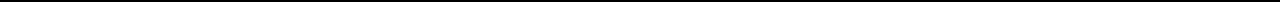
<file: references.html>
<!DOCTYPE html>
<html lang="en">
    <head>
        <meta charset="utf-8">
        <meta content="width=device-width, initial-scale=1" name="viewport" />
		<title>Moons of Mars | Under Construction</title>
        <link rel="preconnect" href="https://fonts.gstatic.com">
        <link href="https://fonts.googleapis.com/css2?family=Inconsolata:wght@300;500;600&display=swap" rel="stylesheet">
        <link rel="stylesheet" href="css/style.css">
    </head>
    <body>
        <header>
            <a id="logo" href="index.html">
                <img src="images/logo.png" alt="Moons of Mars logo" >
            </a>
            
            <div id="mobile-nav-btn">
                <span></span>
                <span></span>
                <span></span>
            </div>

            <menu class="none">
                <li class="dropdown">
                    <a class="dropbtn" href="#">Overview</a>
                    <div class="dropdown-content">
                        <a href="see_rooms.html">See Rooms</a>
                        <a href="gallery.html">Gallery</a>
                        <a href="references.html">References</a>
                    </div>
                </li>
                <li class="dropdown">
                    <a class="dropbtn" href="book_now.html">Book Now</a>
                </li>
                <li class="dropdown">
                    <a class="dropbtn" href="#">Activities</a>
                    <div class="dropdown-content">
                        <a href="guided_jetpack_tour.html">Guided Jetpack Tour</a>
                        <a href="xtreme_moon_climbing.html">Xtreme Moon Climbing</a>
                        <a href="mars_sight_seeing.html">Mars Sightseeing</a>
                        <a href="dining.html">Dining</a>
                        <a href="nightlife.html">Nightlife</a>
                    </div>
                </li>
                <li class="dropdown">
                    <a class="dropbtn" href="#">Park Information</a>
                    <div class="dropdown-content">
                        <a href="park_information.html">Frequently Asked Questions</a>
                        <a href="contact_us.html">Contact Us</a>
                        <a href="getting_here.html">Getting Here</a>
                    </div>
                </li>
            </menu>
        </header>

        <section id="references">
            <h2>References</h2>
            <p>
                Blue and White Milky Way. (2019). [Image]. Retrieved from https://www.pexels.com/photo/blue-and-white-milky-way-3214110/.<br><br>

                Esibatir, M. (2020). Woman Wearing Space Suit [Image]. Retrieved from https://www.pexels.com/photo/woman-wearing-space-suit-4355348/.<br><br>

                Fisk, T. (2019). Heavy Equipment Loading Cement [Video]. Retrieved from https://www.pexels.com/video/heavy-equipment-loading-cement-2073130/.<br><br>

                Kiev, M. (2021). two astronauts on the surface of Mars [Image]. Retrieved from https://unsplash.com/photos/Opzk_hvwO9Q.<br><br>

                Kosolapova, J. (2019). mars like places on earth [Image]. Retrieved from https://unsplash.com/photos/pZ-XFIrJMtE.<br><br>

                Messina, L. (2020). People Standing and Sitting Inside Building [Image]. Retrieved from https://www.pexels.com/photo/food-light-city-restaurant-6185937/.<br><br>

                Mittermeier, F. (2017). Silhouette of Person Under Blue and Purple Sky [Image]. Retrieved from https://www.pexels.com/photo/silhouette-of-person-under-blue-and-purple-sky-957040/.<br><br>

                Nilov, M. (2021). Woman in Spacesuit Touching The Control Panel Of The Spacecraft [Image]. Retrieved from https://www.pexels.com/photo/woman-in-spacesuit-touching-the-control-panel-of-the-spacecraft-7660824/.<br><br>

                Novacek, J. (2018). Time Lapse Photo of Stars on Night [Image]. Retrieved from https://www.pexels.com/photo/time-lapse-photo-of-stars-on-night-924824/.<br><br>

                Photography of Night Sky. (2017). [Image]. Retrieved from https://www.pexels.com/photo/photography-of-night-sky-733475/.<br><br>

                Pixabay. (2015). Time Lapse Photography of Taking-off Rocket [Image]. Retrieved from https://www.pexels.com/photo/flight-sky-earth-space-2166/.<br><br>

                Pixabay. (2015). White Rocket [Image]. Retrieved from https://www.pexels.com/photo/flight-sky-earth-space-2159/.<br><br>

                Pressmaster. (2019). Heavenly Bodies in Still Motion Video [Video]. Retrieved from https://www.pexels.com/video/heavenly-bodies-in-still-motion-video-3141209/.<br><br>

                Truettner, W. (2018). Trona Pinnacles, United States [Image]. Retrieved from https://unsplash.com/photos/YAnOTaxbuaM.<br><br>
            </p>
        </section>


        <footer>
            <nav id="secondary-menu">
                <p id='copyright'>Moons of Mars © 2021</p>
                <ul>
                    <li>
                        <a href="under_construction.html">Twitter</a>
                    </li>
                    <li>
                        <a href="under_construction.html">Youtube</a>
                    </li>
                    <li>
                        <a href="under_construction.html">Instagram</a>
                    </li>
                    <li>
                        <a href="under_construction.html">Flickr</a>
                    </li>
                    <li>
                        <a href="under_construction.html">LinkedIn</a>
                    </li>
                    <li>
                        <a href="under_construction.html">Privacy Policy</a>
                    </li>
                </ul>
            </nav>
        </footer>
        <script src="js/nav_bar.js"></script>
    </body>
    
</html>
</file>
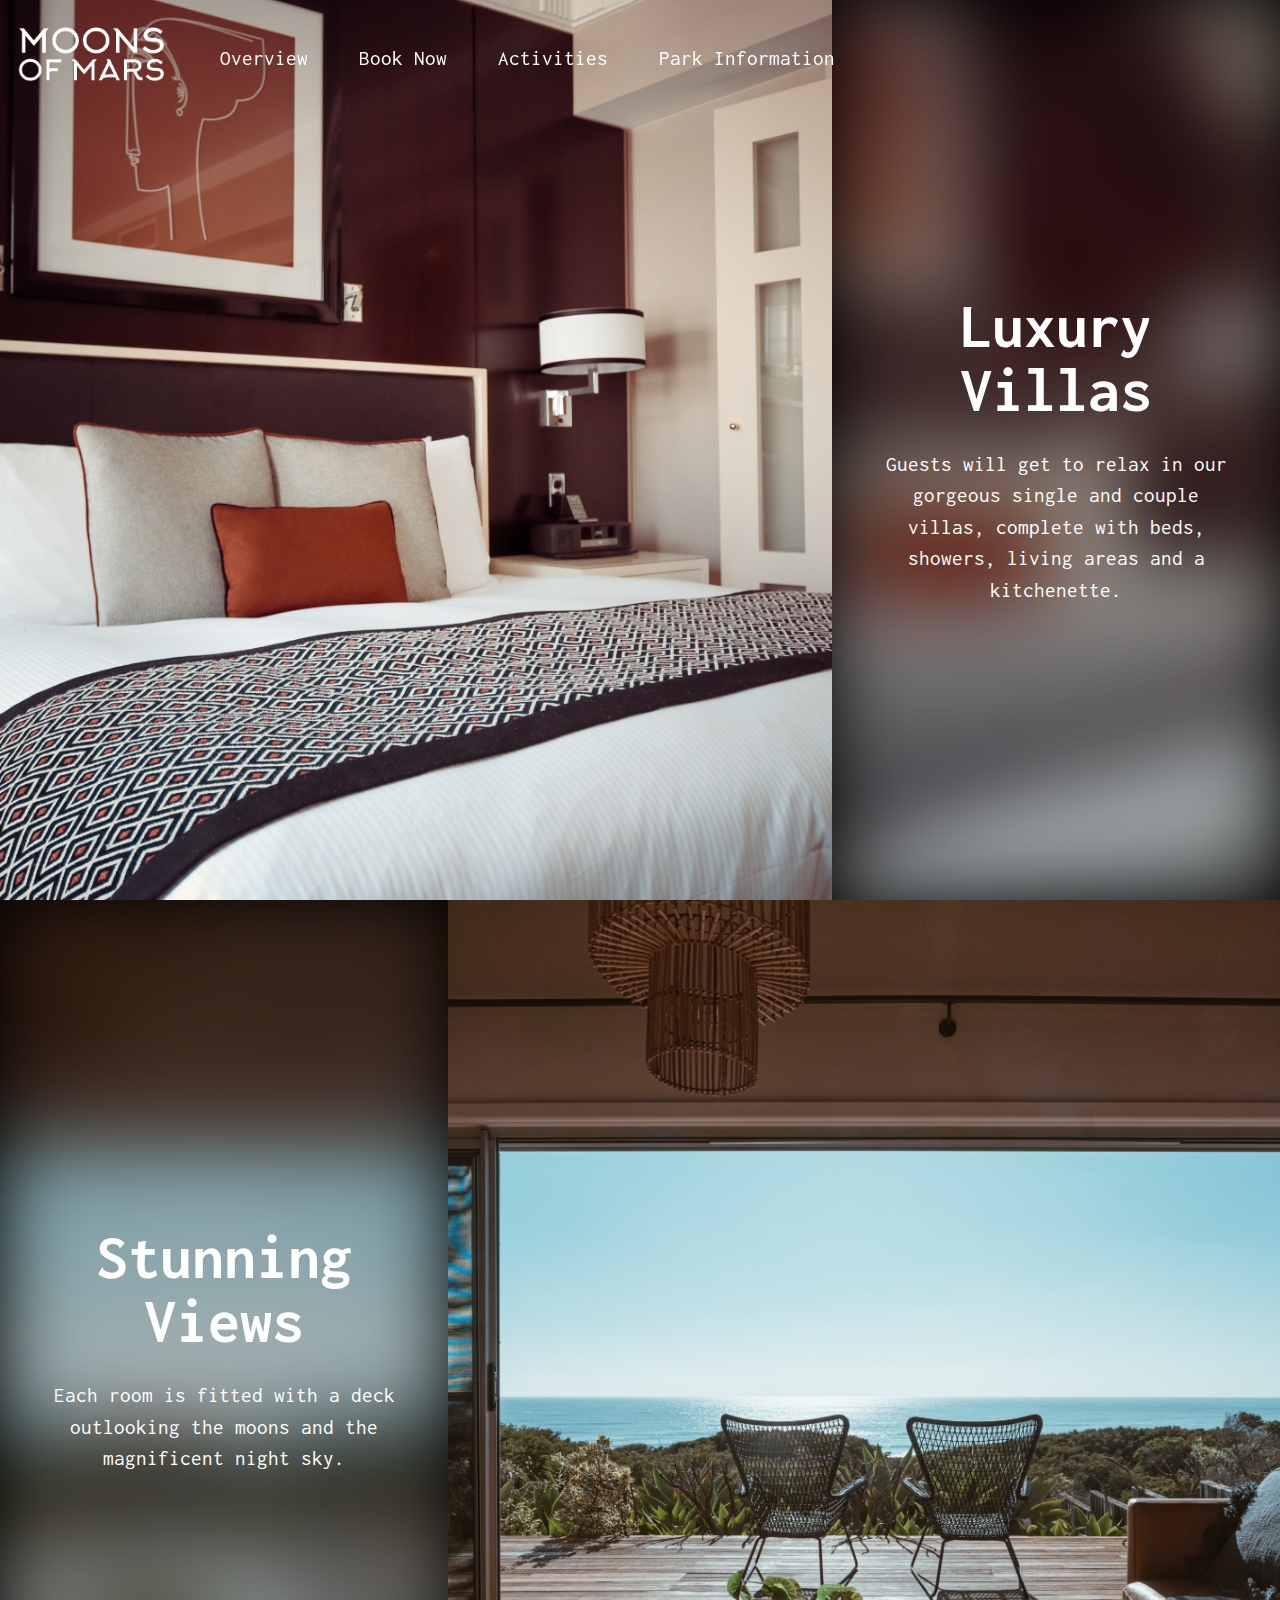
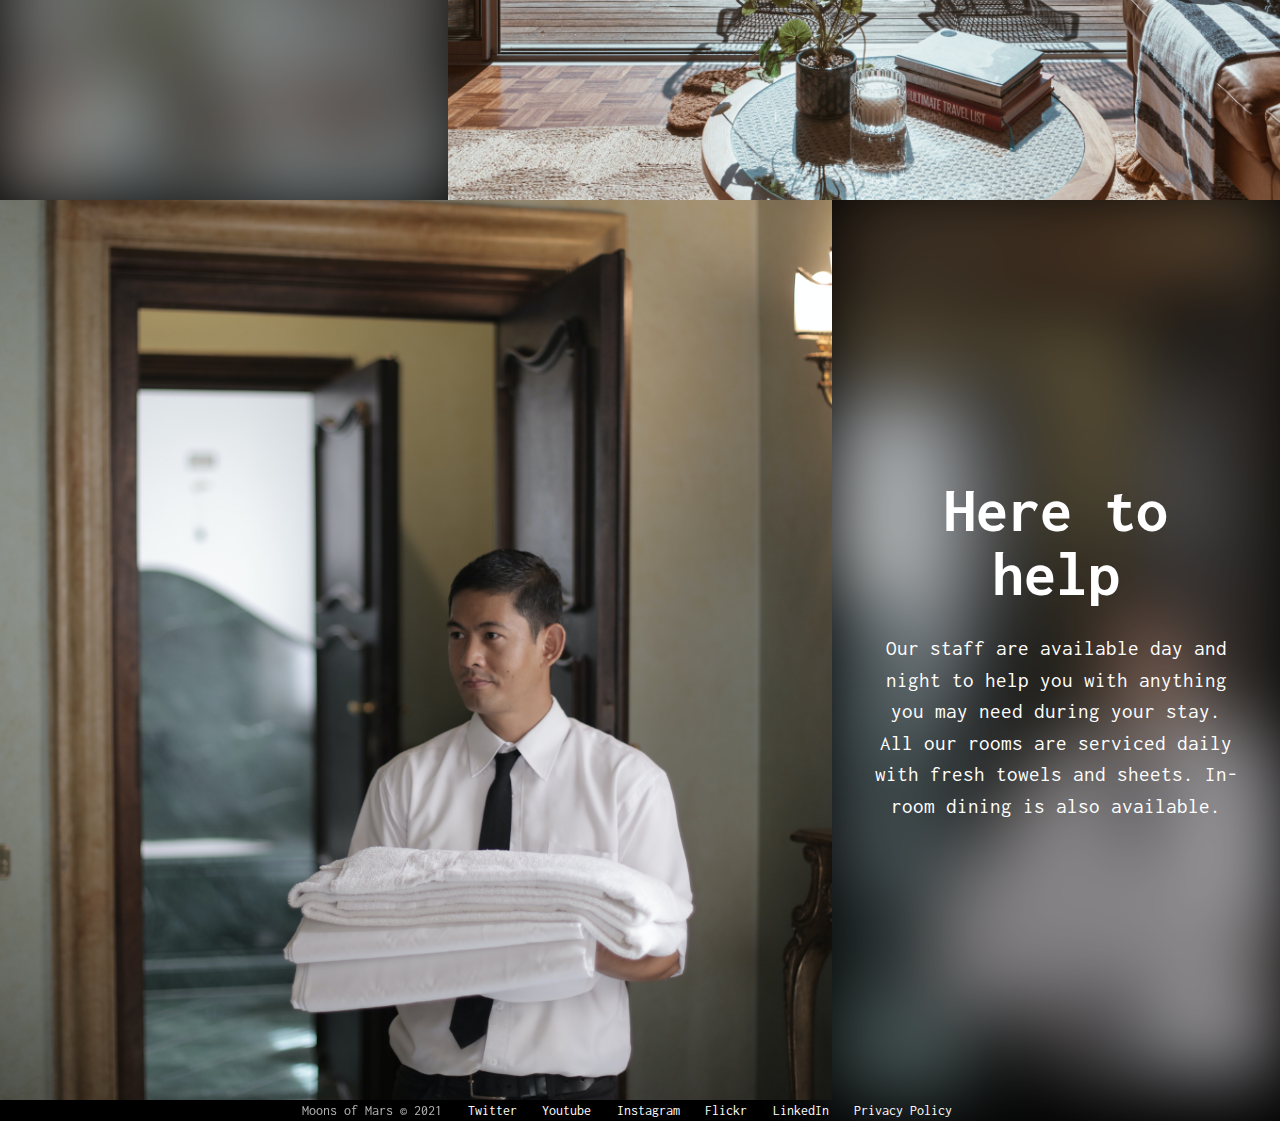
<file: see_rooms.html>
<!DOCTYPE html>
<html lang="en">
    <head>
        <meta charset="utf-8">
        <meta content="width=device-width, initial-scale=1" name="viewport" />
		<title>Moons of Mars | See Rooms</title>
        <link rel="preconnect" href="https://fonts.gstatic.com">
        <link href="https://fonts.googleapis.com/css2?family=Inconsolata:wght@300;500;600&display=swap" rel="stylesheet">
        <link rel="stylesheet" href="css/style.css">
    </head>
    <body>
        <header>
            <a id="logo" href="index.html">
                <img src="images/logo.png" alt="Moons of Mars logo" >
            </a>
            
            <div id="mobile-nav-btn">
                <span></span>
                <span></span>
                <span></span>
            </div>

            <menu class="none">
                <li class="dropdown">
                    <a class="dropbtn" href="#">Overview</a>
                    <div class="dropdown-content">
                        <a href="see_rooms.html">See Rooms</a>
                        <a href="gallery.html">Gallery</a>
                        <a href="references.html">References</a>
                    </div>
                </li>
                <li class="dropdown">
                    <a class="dropbtn" href="book_now.html">Book Now</a>
                </li>
                <li class="dropdown">
                    <a class="dropbtn" href="#">Activities</a>
                    <div class="dropdown-content">
                        <a href="guided_jetpack_tour.html">Guided Jetpack Tour</a>
                        <a href="xtreme_moon_climbing.html">Xtreme Moon Climbing</a>
                        <a href="mars_sight_seeing.html">Mars Sightseeing</a>
                        <a href="dining.html">Dining</a>
                        <a href="nightlife.html">Nightlife</a>
                    </div>
                </li>
                <li class="dropdown">
                    <a class="dropbtn" href="#">Park Information</a>
                    <div class="dropdown-content">
                        <a href="park_information.html">Frequently Asked Questions</a>
                        <a href="contact_us.html">Contact Us</a>
                        <a href="getting_here.html">Getting Here</a>
                    </div>
                </li>
            </menu>
        </header>

        <section class="room-display">
            <img src="images/rooms/bed.jpeg" alt="Bedroom: Queen sized bed">
            <div>
                <h2>Luxury Villas</h2>
                <p>Guests will get to relax in our gorgeous single and couple villas, complete with 
                    beds, showers, living areas and a kitchenette.
                </p>
                <img src="images/rooms/bed.jpeg">
            </div>
        </section>

        <section class="room-display">
            <div>
                <h2>Stunning Views</h2>
                <p>Each room is fitted with a deck outlooking the moons and the magnificent
                    night sky. 
                </p>
                <img src="images/rooms/views.jpeg">
            </div>
            <img src="images/rooms/views.jpeg" alt="Living room opening up to large balcony">
        </section>

        <section class="room-display">
            <img src="images/rooms/room_service.jpeg" alt="Hotel main delivering fresh linen">
            <div>
                <h2>Here to help</h2>
                <p>Our staff are available day and night to help you 
                    with anything you may need during your stay. All our rooms 
                    are serviced daily with fresh towels and sheets. In-room 
                    dining is also available.
                </p>
                <img src="images/rooms/room_service.jpeg">
            </div>
        </section>


        <footer>
            <nav id="secondary-menu">
                <p id='copyright'>Moons of Mars © 2021</p>
                <ul>
                    <li>
                        <a href="under_construction.html">Twitter</a>
                    </li>
                    <li>
                        <a href="under_construction.html">Youtube</a>
                    </li>
                    <li>
                        <a href="under_construction.html">Instagram</a>
                    </li>
                    <li>
                        <a href="under_construction.html">Flickr</a>
                    </li>
                    <li>
                        <a href="under_construction.html">LinkedIn</a>
                    </li>
                    <li>
                        <a href="under_construction.html">Privacy Policy</a>
                    </li>
                </ul>
            </nav>
        </footer>
        <script src="js/nav_bar.js"></script>
    </body>
    
</html>
</file>
<file: css/style.css>
* {
	margin: 0;
	padding: 0;
}

body {
	font-family: 'Inconsolata', monospace;
	font-size: 14px;
	line-height: 1.5em;
	background:black;
	color: white;
}

html {
    scroll-behavior: smooth;
  }

/* Text */
h1 {
    font-size: 10vh;
    line-height: 10vh;
    padding-bottom: 3vh;
}

h2 {
    font-size: 64px;
    line-height: 64px;
    padding-bottom: 3vh;
}

h3 {
    font-size: 5vh;
    line-height: 5vh;
    padding-bottom: 1vh;
}

h4 {
    font-size: 3.5vh;
    line-height: 4vh;
}


/* Header */
header {
    position: fixed;
    z-index: 1000;
    top: 0;
    width: 100vw;
    height: max-content;
    display: flex;
    flex-direction: row;
    padding-top: 25px;
    padding-left: 15px;
    transition: top 0.4s;
}

#logo {
    width: 12%;
    padding-right: 2vw;
}

#logo img{
    width: 100%;
}

menu {
    display: flex;
    flex-direction: row;
    list-style: none;
    align-items: center;
    font-size: 1.5em;
    line-height: 1em;
}

menu .dropdown {
    position:relative;
    display: block;
}

menu .dropbtn {
    text-decoration: none;
    color: inherit;
    text-align: center;
    white-space: nowrap;
    padding: 2vw;
}

.dropbtn:hover {
    transition: 0.25s;
    background-color: rgb(255, 255, 255, 20%);
}

.dropdown-content {
    display:none;
    position:absolute;
    margin-top: 2vw;
    width: 100%;
}

.dropdown:hover .dropdown-content {
    display: block;
}

.dropdown-content a {
    color: inherit;
    text-decoration: none;
    display: block;
    padding: 1.5vh;
    background-color: rgb(255, 255, 255, 30%);
    z-index: 1;
}

.dropdown-content a:hover {
    transition: 0.25s;
    background-color: rgba(0, 0, 0, 0.8);
}


/* Welcome */
#welcome {
    display: block;
    height: 100vh;
    width: auto;
    position: relative;
}

#welcome .text {
    position: absolute;
    display: flex;
    flex-direction: column;
    z-index: 1;
    margin: 20% 5%; 
    width: 45%;
}


#welcome .btn {
    transition: 1.25s;
    text-decoration: None;
    border-style: solid;
    color: inherit;
    font-size: 2em;
    padding: 1vh 2vh;
    margin-left: 1vh;
    width: max-content;
}

#welcome .btn:hover {
    transition: .5s;
    background-color:rgb(0, 0, 0, 35%);
    color: white;
}

#welcome video {
    object-fit: cover;
    height: 100%;
    width: 100vw;
    position: absolute;
    z-index: -1;
}

#scrolldown {
    position: absolute;
    bottom: 15%;
    left: 50%;
}

.arrow {
    position: absolute;
    width: 42px;
    height:12px;
    opacity: 0;
    transform: scale3d(0.5, 0.5, 0.5);
    animation: scroll-arrow 6s ease-out infinite;
}

.arrow:first-child {
    animation: scroll-arrow 6s ease-out 2s infinite;
}
  
.arrow:nth-child(2) {
    animation: scroll-arrow 6s ease-out 4s infinite;
}

.arrow:before,
.arrow:after {
  content: ' ';
  position: absolute;
  top: 0;
  height: 100%;
  width: 51%;
  background: rgb(255, 255, 255, 0.7);
}

.arrow:before {
  left: 0;
  transform: skew(0deg, 30deg);
}

.arrow:after {
  right: 0;
  width: 50%;
  transform: skew(0deg, -30deg);
}

@keyframes scroll-arrow {
  25% {
    opacity: 0.8;
  }

  33% {
    opacity: 0.8;
    transform: translateY(45px);
  }

  67% {
    opacity: 0.8;
    transform: translateY(60px);
  }

  100% {
    opacity: 0;
    transform: translateY(82.5px) scale3d(0.5, 0.5, 0.5);
  }
}

/* Display */
#display {
    display: block;
    height: 80vh;
    width: 100%;
    position: relative;
}

#display .text {
    position: absolute;
    left: 50%;
    height: 100%;
    display: flex;
    flex-direction: column;
    justify-content: center;
    align-items: flex-end;
    text-align: right;
    z-index: 1;
    margin-right: 10vw;
}

#display video {
    opacity: 75%;
    object-fit: cover;
    height: 100%;
    width: 100%;
    position: absolute;
    z-index: -1;
}

#display .btn {
    transition: 1.25s;
    text-decoration: None;
    border-style: solid;
    color: inherit;
    font-size: 1.5em;
    padding: 1vh 3vh;
    margin-top: 1.5vh;
    width: max-content;
}

#display .btn:hover {
    transition: .5s;
    background-color:rgb(0, 0, 0, 35%);
    color: white;
}

/* Moon Display */
#moon-display {
    scroll-snap-align: start;
    display: block;
    margin: 5% 0%;
}

#moon-display h1 {
    line-height: 1em;
    text-align: center;
    font-size: 3em;
    font-weight: bold;
}

#moon-display h5 {
    text-align: center;
    font-size: 2em;
    padding-top: 1vw;
}

#moons {
    display: flex;
    flex-direction: row;
    justify-content: space-around;
    margin-top: 2.5%;
}

.moon {
    display: flex;
    flex-direction: column;
    align-items: center;
    justify-content: space-between;
}

.moon figcaption  {
    line-height: 3.5vw;
    font-size: 3vw;
    text-align: center;
}

.moon img {
    width: 35vw;
}

.moon figcaption .summary {
    padding-top: 0.5vh;
    line-height: 1.25em;
    font-size: 50%;
}



/* Footer */
#secondary-menu {
    display: flex;
    flex-direction: row;
    justify-content: center;
}

#copyright {
    opacity: 70%;
}

#secondary-menu ul {
    padding-left: 2vw;
    display: flex;
    flex-direction: row;
    list-style: none;
}

#secondary-menu a {
    text-decoration: none;
    color: inherit;
    padding-right: 2vw;
}

#secondary-menu a:hover {
    transition: .5s;
    opacity: 60%;
}

/* Search */
#search {
    padding-top: 15vh;
    display: flex;
    flex-direction: column;
    align-items: center;
    height: 30vh;
    justify-content: center;
    background-image: url("../images/FAQ_backdrop.jpeg");
    background-size: cover;
}

#search-bar {
    background-color: rgb(173, 216, 230, 80%);
    width: 60%;
    display: flex;
    align-items: center;
    justify-content: center;
    flex-direction: row;
    padding: 1vw;
    border-radius: 7px;
}

#search-bar input {
    all: unset;
    font-size: 2.5vh;
    width: 100%;
    height: 100%;
    color: black;
    
}

#search-bar button {
    all: unset;
    width: 30px;
    height: 30px;
    fill: grey;
  }

/* FAQ */
#faq {
    padding: 6vh;
}

#faq h3 {
    padding-bottom: 4vh;
}

.question {
    position: relative;
    padding: 1vw;
    margin-bottom: 3.5vh;
    font-size: 2.5vh;
    line-height: 3vh;
    border-radius: 7px;
    background-color: rgba(68, 132, 216, 0.4);
}

.question h4 {
    font-size: 3vh;
}

.question .expand-button {
    display: none;
    position: absolute;
    filter: invert(1);
    right: 2vw;
    top: 1.5vw;
    height: 20px;
    width: 20px;
}

.question .answer {
    width: 95%;
    padding-top: 1vw;
    padding-right: 1vw;
}

body.js .question .expand-button  {
    display: inline-block;
    transition: 0.5s;
}

body.js .question .expand-button.expanded  {
    transition: 0.5s;
    transform: rotate(180deg);
}

body.js .question .answer {
    display: none;
} 

body.js .question .answer.expanded {
    display: block;
} 

/* Booking Page */
#booking-page {
    display: flex;
    flex-direction: row;
    justify-content: center;
    align-items: center;
    height: 100vh;
    background-image: url("../images/rocket.jpg");
    background-size: cover;   
}

#booking-page form {
    background-color: rgba(131, 181, 228, 0.623);
    color: white;
    border-radius: 5px;
    padding: 1vw;
    border-radius: 5px;
    border-style: solid;
    border-color: white;

}

#booking-page fieldset {
    border-style: none;
}


#booking-page .form-item {
    padding: 10px;
}

#booking-page #information {
    margin-left: 5vw;
    width: 45%;
}

#information p {
    font-size: 2.5vh;
    line-height: 3vh;
    font-weight: bold;
}

#booking-page button {
    margin-top: 2vh;
    padding: 7px;
    font: inherit;
    font-size: 2vh;
    background-color: rgb(80, 112, 200);
    color: white;
    border-color: rgb(43, 82, 190);
    border-radius: 5px;
    border-width: 2px;
    border-style: solid;
}

.form-item label {
    font-size: 3vh;
    line-height: 4vh;
}

.form-item label.error {
    color: red;
}

.form-item input.error, select.error {
    border-color: red;
}

.form-item input, .form-item select {
    font: inherit;
    padding: 5px;
    font-size: 2vh;
    border-radius: 3px;
    border-width: 1px;
    background-color: white;
}


#name, #dates, #options {
    display:flex;
    flex-direction: row;
}


/* Construction */
#under-construction {
    height: 100vh;
    display: flex;
    flex-direction: column;
    justify-content: center;
    align-items: center;

}

#under-construction video {
    filter: blur(3px);
    opacity: 50%;
    object-fit: cover;
    height: 100%;
    width: 100%;
    position: absolute;
    z-index: -1;
}

/* Gallery */
#gallery {
    height: 90vh;
    width: 100vw;
    display: flex;
    flex-direction: column;
    align-items: center;
    padding-top:12vh;
    background-image: url("../images/black-sand.jpeg");
    background-size: cover;
}


#gallery-box {
    overflow: scroll;
    display: flex;
    flex-direction: row;
    flex-wrap: wrap;
    justify-content: center;
}

#gallery-box a {
    width: 350px;
    height: 230px;
    margin: 4px 6px;
}

#gallery-box img:hover {
    transition: 350ms;
    opacity: 70%;
}

#gallery-box img {
    width: 100%;
    height: 100%;
    object-fit: cover;
    border-radius: 5px;
}

/* Jetpacking */
#jetpacking{
    padding-top: 15vh;
    height: 85vh;
    width: 100vw;
    display: flex;
    flex-direction: column;
    background: #F5892E;
    background: linear-gradient(to bottom, #F5892E, #705545);
}

#jetpacking h1 {
    display: flex;
    align-items: center;
    justify-content: center;
    line-height: 20vh;
    background-image: url("../images/jetpacking.jpg");
    background-size: cover;
}

#jetpacking article {
    margin: 2.5%;
    height: 65%;
    display: flex;
    flex-direction: row;
    position: relative;
}

#jetpacking article .description {
    width: 60%;
}

#jetpacking article h3 {
    padding-bottom: 2vh;
}

#jetpacking article p {
    font-size: 2.5vh;
    line-height: 3.5vh;
    padding-bottom: 3vh;
    width: 95%;
}

#jetpacking article small {
    font-size: 1vw;
    line-height: 2vh;
    position: absolute;
    bottom: 0;
}

#jetpacking article .summary {
    display: flex;
    flex-direction: column;
    text-align: center;
    width: 30%;
    margin-left: 5%;
    background-color: rgba(230, 106, 49, 0.397);
    border-radius: 5px;
    border-style: solid;
    
}

#jetpacking article .summary-title {
    font-size: 2vw;
    line-height: 7vh;
}

#jetpacking article .summary-item {
    font-size: 1.5vw;
    line-height: 6vh;
    border-bottom: 3px solid white;
}

#jetpacking article .summary-item:last-child {
    border-bottom: none;
}

#jetpacking article .summary-image {
    padding: 0 1vw 0 1vw;
    max-height: 50%;
}

#jetpacking article .summary-image img{
    width: 100%;
    height: 100%;
    object-fit: cover;
    border-radius: 5px;
    border: 3px solid rgba(255, 255, 255, 0.24);
}

/* Moon Climbing */
#moon-climbing{
    padding-top: 15vh;
    height: 85vh;
    width: 100vw;
    display: flex;
    flex-direction: column;
    background: #E28B4B;
    background: linear-gradient(to top, #E28B4B, #C3C8D3);
}

#moon-climbing h1 {
    display: flex;
    align-items: center;
    justify-content: center;
    line-height: 20vh;
    background-image: url("../images/moonclimbing.jpg");
    background-size: cover;
}

#moon-climbing article {
    margin: 2.5%;
    height: 65%;
    display: flex;
    flex-direction: row;
    position: relative;
}

#moon-climbing article .description {
    width: 60%;
}

#moon-climbing article h3 {
    padding-bottom: 2vh;
}

#moon-climbing article p {
    font-size: 2.5vh;
    line-height: 3.5vh;
    padding-bottom: 3vh;
    width: 95%;
}

#moon-climbing article small {
    font-size: 1vw;
    line-height: 2vh;
    position: absolute;
    bottom: 0;
}

#moon-climbing article .summary {
    display: flex;
    flex-direction: column;
    text-align: center;
    width: 30%;
    margin-left: 5%;
    background-color: rgba(70, 44, 32, 0.397);
    border-radius: 5px;
    border-style: solid;
    
}

#moon-climbing article .summary-title {
    font-size: 2vw;
    line-height: 7vh;
}

#moon-climbing article .summary-item {
    font-size: 1.5vw;
    line-height: 6vh;
    border-bottom: 3px solid white;
}

#moon-climbing article .summary-item:last-child {
    border-bottom: none;
}

#moon-climbing article .summary-image {
    padding: 0 1vw 0 1vw;
    max-height: 50%;
}

#moon-climbing article .summary-image img{
    width: 100%;
    height: 100%;
    object-fit: cover;
    border-radius: 5px;
    border: 3px solid rgba(255, 255, 255, 0.24);
}

/* Mars Sightseeing */
#mars-sightseeing {
    padding-top: 15vh;
    height: 85vh;
    width: 100vw;
    display: flex;
    flex-direction: column;
    background: #7B9DF5;
    background: linear-gradient(to bottom, #7B9DF5, #282B32);
}

#mars-sightseeing h1 {
    display: flex;
    align-items: center;
    justify-content: center;
    line-height: 20vh;
    background-image: url("../images/sightseeing.jpg");
    background-size: cover;
}

#mars-sightseeing article {
    margin: 2.5%;
    height: 65%;
    display: flex;
    flex-direction: row;
    position: relative;
}

#mars-sightseeing article .description {
    width: 60%;
}

#mars-sightseeing article h3 {
    padding-bottom: 2vh;
}

#mars-sightseeing article p {
    font-size: 2.5vh;
    line-height: 3.5vh;
    padding-bottom: 3vh;
    width: 95%;
}

#mars-sightseeing article small {
    font-size: 1vw;
    line-height: 2vh;
    position: absolute;
    bottom: 0;
}

#mars-sightseeing article .summary {
    display: flex;
    flex-direction: column;
    text-align: center;
    width: 30%;
    margin-left: 5%;
    background-color: rgba(42, 71, 197, 0.397);
    border-radius: 5px;
    border-style: solid;
    
}

#mars-sightseeing article .summary-title {
    font-size: 2vw;
    line-height: 7vh;
}

#mars-sightseeing article .summary-item {
    font-size: 1.5vw;
    line-height: 6vh;
    border-bottom: 3px solid white;
}

#mars-sightseeing article .summary-item:last-child {
    border-bottom: none;
}

#mars-sightseeing article .summary-image {
    padding: 0 1vw 0 1vw;
    max-height: 50%;
}

#mars-sightseeing article .summary-image img{
    width: 100%;
    height: 100%;
    object-fit: cover;
    border-radius: 5px;
    border: 3px solid rgba(255, 255, 255, 0.24);
}

/* Contact Form */
#contact-page {
    height: 100vh;
    width: 100%;
    display: flex;
    justify-content: flex-start;
    align-items: center;
    background: #C6F6F0;
    background: linear-gradient(to top, #C6F6F0, #2F87C1);
}

#contact-form h3 {
    margin-bottom: 2vh;
}

#contact-form {
    display: flex;
    flex-direction: column;
    width: 40%;
    padding: 10px;
    margin-left: 10vw;
    font-size: 1.1em;
    
}

#contact-form #contact-name, #contact-form #contact-email {
    width: 45%;
    padding: 10px;
    border-radius: 5px;
    margin-bottom: 1vh;
    font: inherit;
}

#contact-form textarea {
    width: 96%;
    padding: 10px; 
    font-size: inherit;
    font: inherit;
    resize: vertical;
    border-radius: 5px;
    border: 1px solid black;
}

#contact-form #send-button {
    padding: 7px;

}

#contact-info {
    padding-left: 100px;
    font: inherit;
    font-size: 2em;
    line-height: 2em;
}


#contact-info i {
    /* width: 1vw; */
    padding-right: 1vw;
}



.room-display {
    display: flex;
    flex-direction: row;
    height: 100vh;
}

.room-display div {
    display: flex;
    flex-direction: column;
    align-items: center;
    justify-content: center;
    width: 65vw;
    padding: 3vw;
    position: relative;
    text-align: center;
}

.room-display p {
    font-size: 1.5em;
    line-height: 1.5em;
}


.room-display div img{
    width: 35vw;
    object-fit:cover;
    position: absolute;
    z-index: -1;
    filter: blur(40px);
    opacity: 75%;

}

.room-display img {
    width: 65vw;
    height: 100%;
    object-fit: cover;
}

/* Dining */
#dining {
    display: flex;
    padding: 20vh 7vw 5vh;
    flex-direction: column;
    justify-content: center;
    min-height: 100vh;
    background: #FF0101;
    background: linear-gradient(to bottom, #FF0101, #FBBFAF);
}

#dining p {
    font-size: 1.5em;
    line-height: 1.25em;
    width: 90%;
}

.venue {
    display: flex;
    justify-content: space-between;
    width: 90%;
    flex-direction: row;
    margin-top: 5vh;
    padding: 20px 20px 20px 30px;
    border: solid white 2px;
    border-radius: 5px;
    background-color: rgba(0, 0, 0, 0.25);
}

.venue .text {
    width: 60%;
    display: flex;
    flex-direction: column;
    justify-content: center;
}

.venue h3{
    margin-bottom: 2vh;
}

.venue a {
    margin-top: 1vh;
    font-size: 1.25em;
    color: white;
    width: max-content;
}

.venue a:hover {
    opacity: 80%;
}

.venue img {
    border: solid rgba(255, 255, 255, 0.753) 2px;
    border-radius: 5px;
    height: 35vh;
    width: auto;
}

/* Getting Here */
#airport {
    background-image: url("../images/trace.jpeg");
    background-size: cover;
    display: flex;
    flex-direction: column;
    align-items:flex-start;
    justify-content: center;
    min-height: 100vh;
    padding: 0 5vw 3vh;
    width: 90vw;
}


#airport .horizontal {
    margin-top: 1vh;
    padding-right: 1vw;
    display: flex;
    flex-direction: row;
    background-color: rgba(0, 0, 0, 0.404);
    border-radius: 5px;
}

.horizontal p {
    margin-left: 30px;
    margin-top: 50px;
    font-size: 1.75em;
    line-height: 1.2em;
    width: 45vw;
    
}

iframe {
    border-radius: 3px;
    width: 40vw;
}

/* Nightlife */
#nightlife {
    background-image: url("../images/gallery/image4.jpeg");
    background-size: cover;
    display: flex;
    flex-direction: column;
    min-height: 100vh;
    padding: 20vh 5vw 3vh;
    width: 90vw;
}

#nightlife p {
    font-size: 1.5em;
    line-height: 1.25em;
    width: 90%;
}

#nightlife .venue {
    background-color: rgba(0, 0, 0, 0.74);
}

/* References */
#references {
    padding-top: 15vh;
    padding-left: 5vw;
    width: 80%;
}

#references {
    font-size: 1.5em;
    line-height: 1.5em;
}

@media only screen and (max-width: 700px) {  
    h2 {
        font-size: 48px;
        line-height: 48px;
        padding-bottom: 3vh;
    }
    
    h3 {
        font-size: 5vh;
        line-height: 5vh;
        padding-bottom: 1vh;
    }
    
    h4 {
        font-size: 3.5vh;
        line-height: 4vh;
    }

    header {
        padding-left: 0px;
        padding-bottom: 3vh;
        width: 100vw;
        height:10vh;

    }

    #logo {
        z-index: 2;
        height: 10vh;
        width:100vw;
    }

    #logo img {
        width:100vw;
        height: 10vh;
        object-fit: contain;
    }

    menu {
        display: none;
        transition: 0.4s;

    }

    menu.show {
        display: block;
        position: absolute;
        left: 0;
        transition: left 0.4s;
        top:0;
        width: max-content;
        height: 100vh;
        z-index: 1000;
        flex-direction: column;
        align-items: flex-start;
        background-color: rgba(0, 0, 0, 0.897);
        padding-right: 20px;
        padding-top: 30px;
    }

    menu .dropdown {
        width:100%;
        padding-right: 20px;
        font-size: 1.5em;
        line-height: 2em;
        border-bottom: solid white 1px;
    }


    .dropdown-content a {
        position: relative;
        font-size: 80%;
        line-height: 80%;
        z-index: 2;
        height: 100%;
        background-color:black;
        border-bottom: solid white 1px;
    }


    #mobile-nav-btn {
        display: flex;
        z-index: 2;
        flex-direction: column;
        position: absolute;
        width: 30px;
        height: 30px;
        margin-left: 1vw;
        padding: 20px;
    }


    #mobile-nav-btn.show {
        transition: left 0.4s;
        left:80%;
    }

    #mobile-nav-btn span {
        display: block;
        background-color: white;
        margin-bottom: 5px;
        height: 2px;
        width: 30px;
    }

    /* Welcome */
    #welcome .text {
        width: 90%; 
        top: 25%;
    }

    #welcome .btn {
        font-size: 1.5em;
    }

    #scrolldown {
        left:45%;
    }

}
</file>
<file: css/baguetteBox.min.css>
/*!
 * baguetteBox.js
 * @author  feimosi
 * @version 1.11.1
 * @url https://github.com/feimosi/baguetteBox.js
 */#baguetteBox-overlay{display:none;opacity:0;position:fixed;overflow:hidden;top:0;left:0;width:100%;height:100%;z-index:1000000;background-color:#222;background-color:rgba(0,0,0,.8);-webkit-transition:opacity .5s ease;transition:opacity .5s ease}#baguetteBox-overlay.visible{opacity:1}#baguetteBox-overlay .full-image{display:inline-block;position:relative;width:100%;height:100%;text-align:center}#baguetteBox-overlay .full-image figure{display:inline;margin:0;height:100%}#baguetteBox-overlay .full-image img{display:inline-block;width:auto;height:auto;max-height:100%;max-width:100%;vertical-align:middle;-webkit-box-shadow:0 0 8px rgba(0,0,0,.6);-moz-box-shadow:0 0 8px rgba(0,0,0,.6);box-shadow:0 0 8px rgba(0,0,0,.6)}#baguetteBox-overlay .full-image figcaption{display:block;position:absolute;bottom:0;width:100%;text-align:center;line-height:1.8;white-space:normal;color:#ccc;background-color:#000;background-color:rgba(0,0,0,.6);font-family:sans-serif}#baguetteBox-overlay .full-image:before{content:"";display:inline-block;height:50%;width:1px;margin-right:-1px}#baguetteBox-slider{position:absolute;left:0;top:0;height:100%;width:100%;white-space:nowrap;-webkit-transition:left .4s ease,-webkit-transform .4s ease;transition:left .4s ease,-webkit-transform .4s ease;transition:left .4s ease,transform .4s ease;transition:left .4s ease,transform .4s ease,-webkit-transform .4s ease,-moz-transform .4s ease}#baguetteBox-slider.bounce-from-right{-webkit-animation:bounceFromRight .4s ease-out;animation:bounceFromRight .4s ease-out}#baguetteBox-slider.bounce-from-left{-webkit-animation:bounceFromLeft .4s ease-out;animation:bounceFromLeft .4s ease-out}@-webkit-keyframes bounceFromRight{0%,100%{margin-left:0}50%{margin-left:-30px}}@keyframes bounceFromRight{0%,100%{margin-left:0}50%{margin-left:-30px}}@-webkit-keyframes bounceFromLeft{0%,100%{margin-left:0}50%{margin-left:30px}}@keyframes bounceFromLeft{0%,100%{margin-left:0}50%{margin-left:30px}}.baguetteBox-button#next-button,.baguetteBox-button#previous-button{top:50%;top:calc(50% - 30px);width:44px;height:60px}.baguetteBox-button{position:absolute;cursor:pointer;outline:0;padding:0;margin:0;border:0;-moz-border-radius:15%;border-radius:15%;background-color:#323232;background-color:rgba(50,50,50,.5);color:#ddd;font:1.6em sans-serif;-webkit-transition:background-color .4s ease;transition:background-color .4s ease}.baguetteBox-button:focus,.baguetteBox-button:hover{background-color:rgba(50,50,50,.9)}.baguetteBox-button#next-button{right:2%}.baguetteBox-button#previous-button{left:2%}.baguetteBox-button#close-button{top:20px;right:2%;right:calc(2% + 6px);width:30px;height:30px}.baguetteBox-button svg{position:absolute;left:0;top:0}.baguetteBox-spinner{width:40px;height:40px;display:inline-block;position:absolute;top:50%;left:50%;margin-top:-20px;margin-left:-20px}.baguetteBox-double-bounce1,.baguetteBox-double-bounce2{width:100%;height:100%;-moz-border-radius:50%;border-radius:50%;background-color:#fff;opacity:.6;position:absolute;top:0;left:0;-webkit-animation:bounce 2s infinite ease-in-out;animation:bounce 2s infinite ease-in-out}.baguetteBox-double-bounce2{-webkit-animation-delay:-1s;animation-delay:-1s}@-webkit-keyframes bounce{0%,100%{-webkit-transform:scale(0);transform:scale(0)}50%{-webkit-transform:scale(1);transform:scale(1)}}@keyframes bounce{0%,100%{-webkit-transform:scale(0);-moz-transform:scale(0);transform:scale(0)}50%{-webkit-transform:scale(1);-moz-transform:scale(1);transform:scale(1)}}
</file>
